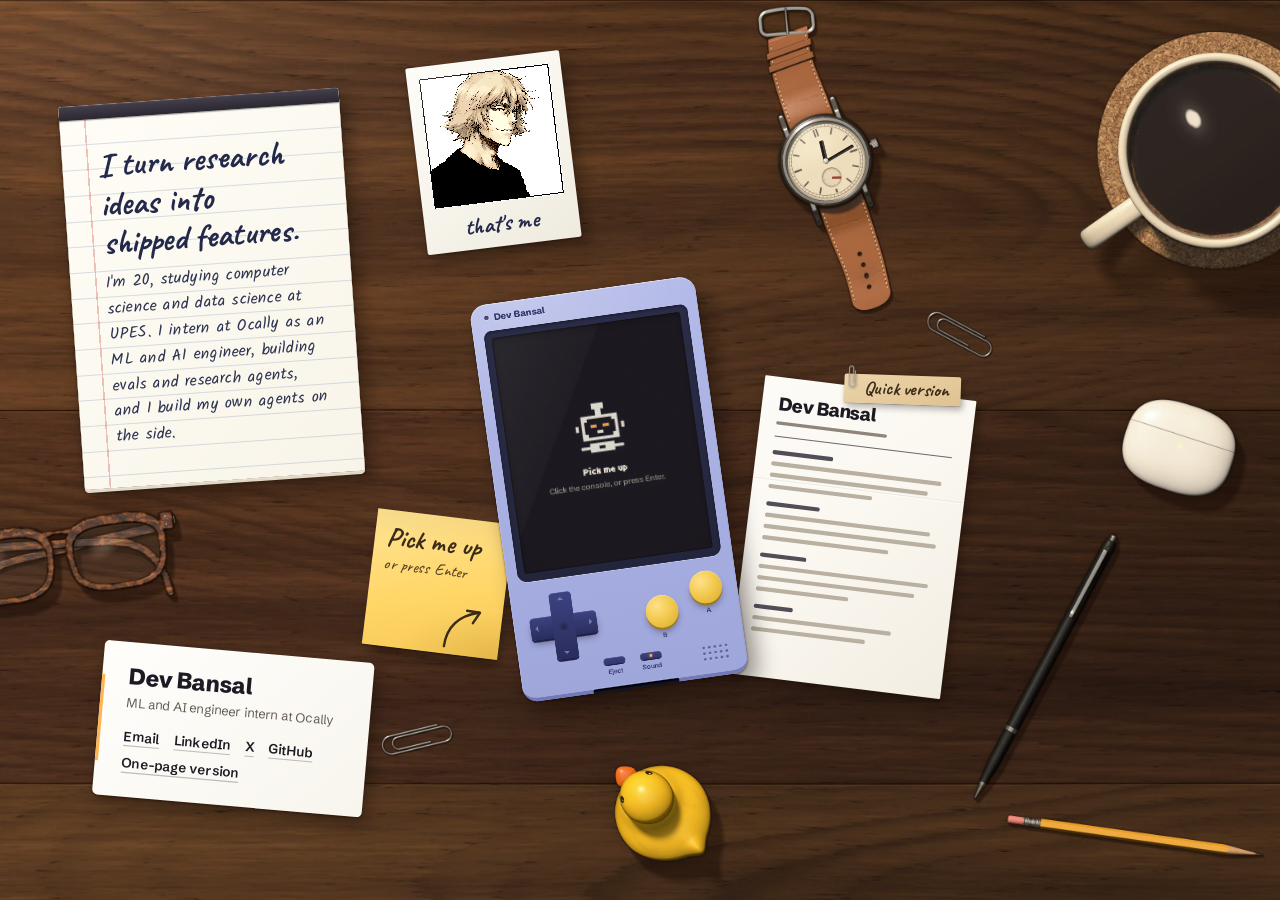
<file: index.html>
<!DOCTYPE html>
<html lang="en">
  <head>
    <meta charset="utf-8" />
    <meta name="viewport" content="width=device-width, initial-scale=1" />
    <title>Dev Bansal, ML and AI engineer</title>
    <meta
      name="description"
      content="Dev Bansal, 20, ML and AI engineer intern at Ocally. Projects, writing and links, played on a handheld console."
    />
    <meta name="theme-color" content="#342419" />
    <meta name="color-scheme" content="only light" />
    <meta name="darkreader-lock" />
    <link rel="canonical" href="https://sharpeye08.github.io/" />
    <meta property="og:type" content="website" />
    <meta property="og:site_name" content="Dev Bansal" />
    <meta property="og:title" content="Dev Bansal, ML and AI engineer" />
    <meta property="og:description" content="Pick up the console and play the cartridges: projects, writing and links. Or read the one-page version." />
    <meta property="og:url" content="https://sharpeye08.github.io/" />
    <meta property="og:image" content="https://sharpeye08.github.io/assets/og.jpg" />
    <meta property="og:image:width" content="1200" />
    <meta property="og:image:height" content="630" />
    <meta property="og:image:alt" content="A handheld console, a printed one-page resume and a coffee mug on a walnut desk." />
    <meta name="twitter:card" content="summary_large_image" />
    <meta name="twitter:site" content="@sharpeye_wnl" />
    <link rel="icon" href="assets/avatar-pixel.png" />
    <link rel="preconnect" href="https://fonts.googleapis.com" />
    <link rel="preconnect" href="https://fonts.gstatic.com" crossorigin />
    <link
      href="https://fonts.googleapis.com/css2?family=Pixelify+Sans:wght@400;600;700&family=Schibsted+Grotesk:wght@400;600;800&display=swap"
      rel="stylesheet"
    />
    <!-- Pixelify's capital B reads as G or 8, and its C and c as O and o: B comes from Tiny5, C and c from Jersey 25 -->
    <link href="https://fonts.googleapis.com/css2?family=Tiny5&text=B&display=swap" rel="stylesheet" />
    <link href="https://fonts.googleapis.com/css2?family=Jersey+25&text=Cc&display=swap" rel="stylesheet" />
    <link href="https://fonts.googleapis.com/css2?family=Caveat:wght@500;700&family=Kalam:wght@400&display=swap" rel="stylesheet" />
    <link rel="stylesheet" href="css/style.css" />
    <link rel="stylesheet" href="css/screen.css" />
    <link rel="stylesheet" href="css/scene.css" />
    <link rel="stylesheet" href="css/desk.css" />
  </head>
  <body>
    <noscript>
      <div class="noscript">
        <p>This portfolio runs on JavaScript. Without it, read the <a href="classic.html">one-page version</a>, find my work on <a href="https://github.com/sharpeye08">GitHub</a>, or email <a href="mailto:devb6646@gmail.com">devb6646@gmail.com</a>.</p>
      </div>
    </noscript>
    <div class="room">
      <header class="intro">
        <h1 id="headline">I turn research ideas into shipped features.</h1>
        <p id="intro">
          I'm 20, studying computer science and data science at UPES. I intern
          at Ocally as an ML and AI engineer, building evals and research
          agents, and I build my own agents on the side.
        </p>
      </header>

      <main class="stage" id="stage" aria-label="Cartridge shelf and console">
        <div class="unit" id="unit">
          <div class="console" id="console">
            <div class="brand">
              <span class="led" id="led" aria-hidden="true"></span>
              <span id="deviceName">Dev Bansal</span>
            </div>
            <div class="bezel">
              <div class="screen" id="screen">
                <div class="view" id="view"></div>
                <canvas class="noise" id="noise" hidden aria-hidden="true"></canvas>
              </div>
            </div>
            <div class="controls">
              <div class="dpad" role="group" aria-label="Direction pad">
                <span class="cross" aria-hidden="true"><i></i><i></i><b class="ar-up"></b><b class="ar-right"></b><b class="ar-down"></b><b class="ar-left"></b></span>
                <button type="button" class="dp up" data-act="up" aria-label="Up"></button>
                <button type="button" class="dp right" data-act="right" aria-label="Right"></button>
                <button type="button" class="dp down" data-act="down" aria-label="Down"></button>
                <button type="button" class="dp left" data-act="left" aria-label="Left"></button>
              </div>
              <div class="ab">
                <div class="key key-b"><button type="button" class="round b" data-act="b" aria-label="B button, back"></button><span aria-hidden="true">B</span></div>
                <div class="key key-a"><button type="button" class="round a" data-act="a" aria-label="A button, select"></button><span aria-hidden="true">A</span></div>
              </div>
              <div class="pills">
                <button type="button" class="pill" data-act="eject"><i></i><span>Eject</span></button>
                <button type="button" class="pill" data-act="sound" id="soundBtn" aria-pressed="true"><i class="pill-led"></i><span>Sound</span></button>
              </div>
              <div class="speaker" aria-hidden="true"></div>
            </div>
            <div class="slit" aria-hidden="true"></div>
          </div>
        </div>
      </main>

      <div class="scene" id="scene">
        <div class="desk" id="desk">
          <div class="pad">
            <h1 class="pad-title" id="padTitle">I turn research ideas into shipped features.</h1>
            <p class="pad-text" id="padText">I'm 20, studying computer science and data science at UPES. I intern at Ocally as an ML and AI engineer, building evals and research agents, and I build my own agents on the side.</p>
          </div>
          <figure class="polaroid" aria-hidden="true">
            <span class="polaroid-photo"><img src="assets/avatar-pixel.png" alt="" width="128" height="128" /></span>
            <figcaption>that's me</figcaption>
          </figure>
          <div class="prop" data-prop="pencil" aria-hidden="true"><img src="assets/props/pencil.webp" alt="" decoding="async" /></div>
          <div class="prop" data-prop="clip-a" aria-hidden="true"><img src="assets/props/clip-a.webp" alt="" decoding="async" /></div>
          <div class="prop" data-prop="clip-b" aria-hidden="true"><img src="assets/props/clip-b.webp" alt="" decoding="async" /></div>
          <button type="button" class="prop watch" data-prop="watch" aria-label="My watch: what time it is for me" aria-expanded="false" aria-controls="deskNote">
            <img src="assets/props/watch.webp" alt="" decoding="async" />
            <span class="hands" aria-hidden="true"><i class="hand-hour"></i><i class="hand-min"></i><b class="hand-cap"></b><span class="subdial"><i class="hand-sec"></i></span></span>
            <span class="hit" aria-hidden="true"></span>
          </button>
          <div class="prop" data-prop="glasses" aria-hidden="true"><img src="assets/props/glasses.webp" alt="" decoding="async" /></div>
          <div class="prop" data-prop="earbuds" aria-hidden="true"><img src="assets/props/earbuds.webp" alt="" decoding="async" /></div>
          <div class="prop" data-prop="duck" aria-hidden="true"><img src="assets/props/duck.webp" alt="" decoding="async" /></div>
          <div class="prop" data-prop="pen" aria-hidden="true"><img src="assets/props/pen.webp" alt="" decoding="async" /></div>
          <button type="button" class="prop mug" data-prop="mug" aria-label="My coffee" aria-expanded="false" aria-controls="deskNote">
            <img src="assets/props/mug.webp" alt="" decoding="async" />
            <span class="ripple" aria-hidden="true"></span>
            <span class="steam" aria-hidden="true"><i></i><i></i><i></i></span>
            <span class="hit" aria-hidden="true"></span>
          </button>
          <button type="button" class="pickup" id="pickup" aria-label="Pick up the console"></button>
          <a href="classic.html" class="paper" id="paper" aria-label="Read the one-page version">
            <span class="paper-sheet" aria-hidden="true">
              <b class="paper-name">Dev Bansal</b>
              <i class="p-role" style="width: 62%"></i>
              <i class="p-rule"></i>
              <i class="p-head" style="width: 34%"></i>
              <i style="width: 96%"></i>
              <i style="width: 89%"></i>
              <i style="width: 58%"></i>
              <i class="p-head" style="width: 30%"></i>
              <i style="width: 93%"></i>
              <i style="width: 97%"></i>
              <i style="width: 71%"></i>
              <i class="p-head" style="width: 26%"></i>
              <i style="width: 95%"></i>
              <i style="width: 88%"></i>
              <i style="width: 52%"></i>
              <i class="p-head" style="width: 22%"></i>
              <i style="width: 78%"></i>
              <i style="width: 64%"></i>
            </span>
            <span class="paper-tag" aria-hidden="true">
              <svg class="paper-clip" viewBox="0 0 16 46"><path d="M11 12v22a5 5 0 0 1-10 0V8a3.5 3.5 0 0 1 7 0v24" fill="none" stroke="currentColor" stroke-width="1.7" stroke-linecap="round" /></svg>
              Quick version
            </span>
          </a>
          <div class="sticky" id="sticky" aria-hidden="true">
            <span class="sticky-text"><span class="cap-fine">Pick me up<small>or press Enter</small></span><span class="cap-touch">Tap to pick up</span></span>
            <svg class="sticky-arrow" viewBox="0 0 64 34"><path d="M4 26C17 9 33 5 54 13" fill="none" stroke="currentColor" stroke-width="2.6" stroke-linecap="round" /><path d="M44 5l11 8.5-12 6" fill="none" stroke="currentColor" stroke-width="2.6" stroke-linecap="round" stroke-linejoin="round" /></svg>
          </div>
          <div class="card" id="card">
            <p class="card-name">Dev Bansal</p>
            <p class="card-role" id="cardRole">ML and AI engineer intern at Ocally</p>
            <nav class="card-links" id="cardLinks" aria-label="Elsewhere">
              <a href="mailto:devb6646@gmail.com">Email</a>
              <a href="https://www.linkedin.com/in/devbansal08/" target="_blank" rel="noopener">LinkedIn</a>
              <a href="https://x.com/sharpeye_wnl" target="_blank" rel="noopener">X</a>
              <a href="https://github.com/sharpeye08" target="_blank" rel="noopener">GitHub</a>
            </nav>
            <a class="card-plain" href="classic.html">One-page version</a>
          </div>
        </div>
      </div>
      <button type="button" class="putdown" id="putdown">Put it down</button>

      <footer class="foot">
        <p class="status" id="status">ML and AI engineer intern at Ocally.</p>
        <nav class="links" id="links" aria-label="Elsewhere">
          <a href="mailto:devb6646@gmail.com">Email</a>
          <a href="https://www.linkedin.com/in/devbansal08/" target="_blank" rel="noopener">LinkedIn</a>
          <a href="https://x.com/sharpeye_wnl" target="_blank" rel="noopener">X</a>
          <a href="https://github.com/sharpeye08" target="_blank" rel="noopener">GitHub</a>
        </nav>
        <a class="plain-link" href="classic.html">One-page version</a>
        <p class="keys" aria-hidden="true">Arrows or WASD move, X, Space or Enter is A, Z or Esc is B, 1 to 7 picks a cartridge. Drag a cartridge into the slot, or pull one down to eject it.</p>
      </footer>
    </div>

    <p class="sr-only" id="announce" aria-live="polite"></p>


    <script src="js/content.js"></script>
    <script src="js/icons.js"></script>
    <script src="js/game.js"></script>
    <script src="js/app.js"></script>
    <script src="js/scene.js"></script>
  </body>
</html>
</file>
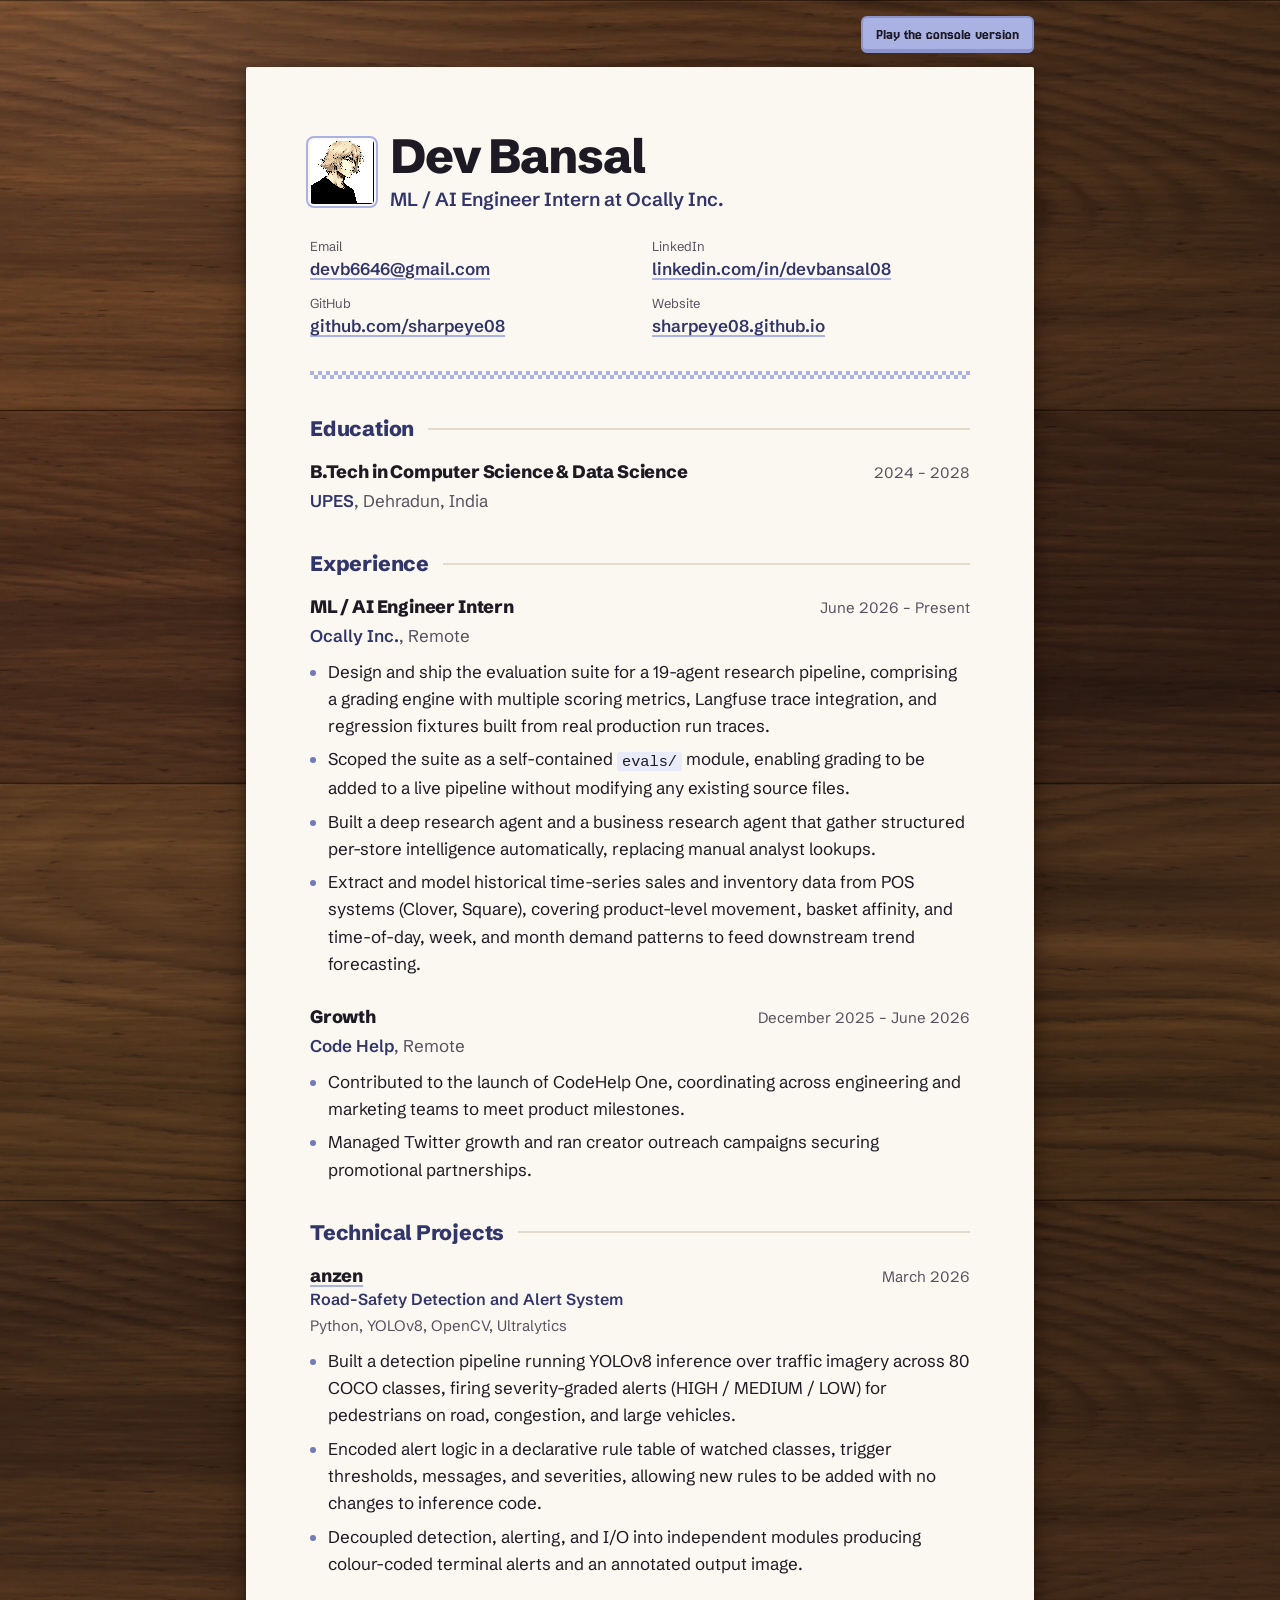
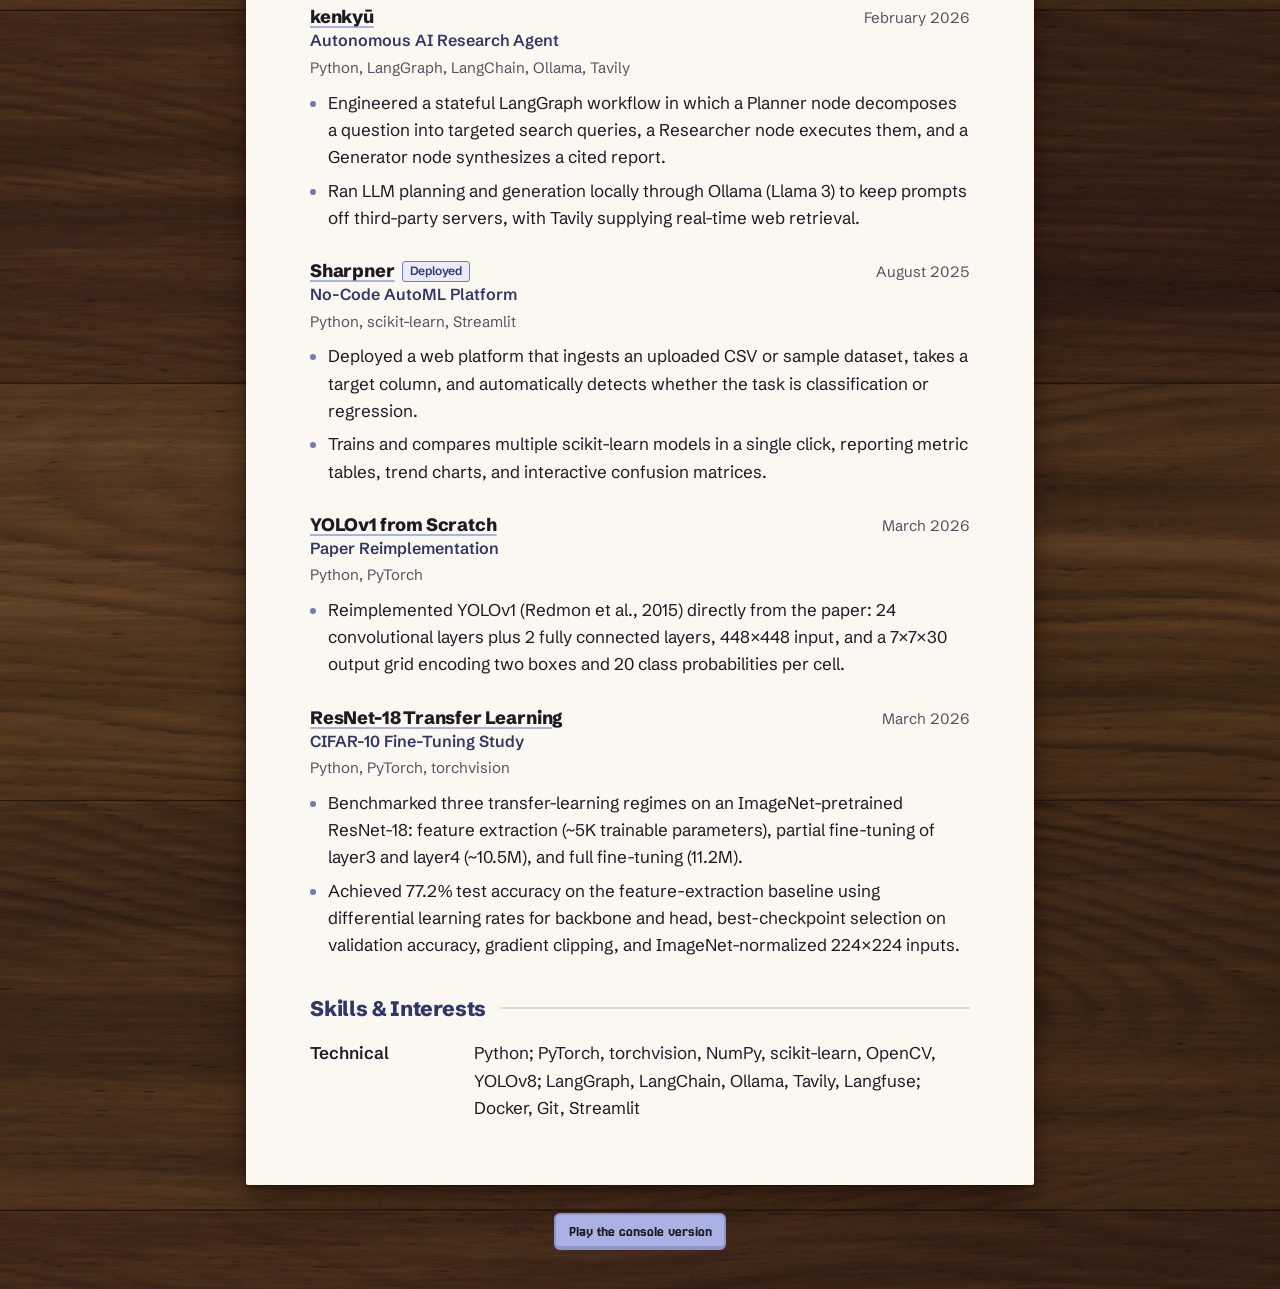
<file: classic.html>
<!DOCTYPE html>
<html lang="en">
  <head>
    <meta charset="utf-8" />
    <meta name="viewport" content="width=device-width, initial-scale=1" />
    <script>
      if (new URLSearchParams(location.search).get("embed") === "1") {
        document.documentElement.classList.add("embed");
      }
    </script>
    <title>Dev Bansal, ML and AI engineer</title>
    <meta
      name="description"
      content="Dev Bansal, ML and AI engineer intern at Ocally and B.Tech student in Computer Science and Data Science at UPES. Education, experience, projects and skills on one page."
    />
    <meta name="theme-color" content="#342419" />
    <link rel="canonical" href="https://sharpeye08.github.io/classic.html" />
    <meta property="og:type" content="profile" />
    <meta property="og:site_name" content="Dev Bansal" />
    <meta property="og:title" content="Dev Bansal, ML and AI engineer: one-page version" />
    <meta property="og:description" content="Education, experience, projects and skills on one page." />
    <meta property="og:url" content="https://sharpeye08.github.io/classic.html" />
    <meta property="og:image" content="https://sharpeye08.github.io/assets/og.jpg" />
    <meta property="og:image:width" content="1200" />
    <meta property="og:image:height" content="630" />
    <meta property="og:image:alt" content="A handheld console, a printed one-page resume and a coffee mug on a walnut desk." />
    <meta name="twitter:card" content="summary_large_image" />
    <meta name="twitter:site" content="@sharpeye_wnl" />
    <meta name="color-scheme" content="only light" />
    <meta name="darkreader-lock" />
    <link rel="icon" href="assets/avatar-pixel.png" />
    <link rel="preconnect" href="https://fonts.googleapis.com" />
    <link rel="preconnect" href="https://fonts.gstatic.com" crossorigin />
    <link
      href="https://fonts.googleapis.com/css2?family=Pixelify+Sans:wght@400&family=Schibsted+Grotesk:wght@400;600;800&display=swap"
      rel="stylesheet"
    />
    <!-- Pixelify's C and c read as O and o: those two letters come from Jersey 25 -->
    <link href="https://fonts.googleapis.com/css2?family=Jersey+25&text=Cc&display=swap" rel="stylesheet" />
    <link rel="stylesheet" href="css/classic.css" />
    <link rel="stylesheet" href="css/desk.css" />
  </head>
  <body>
    <nav class="topbar" aria-label="Site versions">
      <a class="console-link" href="index.html">Play the console version</a>
    </nav>

    <div class="sheet">
      <header class="masthead">
        <div class="id">
          <img
            class="avatar"
            src="assets/avatar-pixel.png"
            width="64"
            height="64"
            alt=""
          />
          <div>
            <h1>Dev Bansal</h1>
            <p class="role">ML / AI Engineer Intern at Ocally Inc.</p>
          </div>
        </div>

        <ul class="contact" aria-label="Contact">
          <li>
            <span class="contact-label">Email</span>
            <a href="mailto:devb6646@gmail.com">devb6646@gmail.com</a>
          </li>
          <li>
            <span class="contact-label">LinkedIn</span>
            <a href="https://www.linkedin.com/in/devbansal08/" target="_blank" rel="noopener">linkedin.com/in/devbansal08</a>
          </li>
          <li>
            <span class="contact-label">GitHub</span>
            <a href="https://github.com/sharpeye08" target="_blank" rel="noopener">github.com/sharpeye08</a>
          </li>
          <li>
            <span class="contact-label">Website</span>
            <a href="https://sharpeye08.github.io" target="_blank" rel="noopener">sharpeye08.github.io</a>
          </li>
        </ul>
      </header>

      <main>
        <section class="section" aria-labelledby="education">
          <h2 id="education">Education</h2>
          <article class="entry">
            <header class="entry-head">
              <h3>B.Tech in Computer Science &amp; Data Science</h3>
              <p class="when"><time datetime="2024">2024</time> – <time datetime="2028">2028</time></p>
            </header>
            <p class="org">UPES<span class="where">, Dehradun, India</span></p>
          </article>
        </section>

        <section class="section" aria-labelledby="experience">
          <h2 id="experience">Experience</h2>
          <div class="entries">
            <article class="entry">
              <header class="entry-head">
                <h3>ML / AI Engineer Intern</h3>
                <p class="when"><time datetime="2026-06">June 2026</time> – Present</p>
              </header>
              <p class="org">Ocally Inc.<span class="where">, Remote</span></p>
              <ul class="points">
                <li>Design and ship the evaluation suite for a 19-agent research pipeline, comprising a grading engine with multiple scoring metrics, Langfuse trace integration, and regression fixtures built from real production run traces.</li>
                <li>Scoped the suite as a self-contained <code>evals/</code> module, enabling grading to be added to a live pipeline without modifying any existing source files.</li>
                <li>Built a deep research agent and a business research agent that gather structured per-store intelligence automatically, replacing manual analyst lookups.</li>
                <li>Extract and model historical time-series sales and inventory data from POS systems (Clover, Square), covering product-level movement, basket affinity, and time-of-day, week, and month demand patterns to feed downstream trend forecasting.</li>
              </ul>
            </article>

            <article class="entry">
              <header class="entry-head">
                <h3>Growth</h3>
                <p class="when"><time datetime="2025-12">December 2025</time> – <time datetime="2026-06">June 2026</time></p>
              </header>
              <p class="org">Code Help<span class="where">, Remote</span></p>
              <ul class="points">
                <li>Contributed to the launch of CodeHelp One, coordinating across engineering and marketing teams to meet product milestones.</li>
                <li>Managed Twitter growth and ran creator outreach campaigns securing promotional partnerships.</li>
              </ul>
            </article>
          </div>
        </section>

        <section class="section" aria-labelledby="projects">
          <h2 id="projects">Technical Projects</h2>
          <div class="entries">
            <article class="entry">
              <header class="entry-head">
                <h3><a class="name" href="https://github.com/sharpeye08/anzen-" target="_blank" rel="noopener">anzen</a> <span class="sub">Road-Safety Detection and Alert System</span></h3>
                <p class="when"><time datetime="2026-03">March 2026</time></p>
              </header>
              <p class="stack"><span class="vh">Built with </span>Python, YOLOv8, OpenCV, Ultralytics</p>
              <ul class="points">
                <li>Built a detection pipeline running YOLOv8 inference over traffic imagery across 80 COCO classes, firing severity-graded alerts (HIGH / MEDIUM / LOW) for pedestrians on road, congestion, and large vehicles.</li>
                <li>Encoded alert logic in a declarative rule table of watched classes, trigger thresholds, messages, and severities, allowing new rules to be added with no changes to inference code.</li>
                <li>Decoupled detection, alerting, and I/O into independent modules producing colour-coded terminal alerts and an annotated output image.</li>
              </ul>
            </article>

            <article class="entry">
              <header class="entry-head">
                <h3><a class="name" href="https://github.com/sharpeye08/kenkyu" target="_blank" rel="noopener">kenkyū</a> <span class="sub">Autonomous AI Research Agent</span></h3>
                <p class="when"><time datetime="2026-02">February 2026</time></p>
              </header>
              <p class="stack"><span class="vh">Built with </span>Python, LangGraph, LangChain, Ollama, Tavily</p>
              <ul class="points">
                <li>Engineered a stateful LangGraph workflow in which a Planner node decomposes a question into targeted search queries, a Researcher node executes them, and a Generator node synthesizes a cited report.</li>
                <li>Ran LLM planning and generation locally through Ollama (Llama 3) to keep prompts off third-party servers, with Tavily supplying real-time web retrieval.</li>
              </ul>
            </article>

            <article class="entry">
              <header class="entry-head">
                <h3><a class="name" href="https://github.com/sharpeye08/Sharpner" target="_blank" rel="noopener">Sharpner</a> <a class="tag" href="https://sharpner.streamlit.app/" target="_blank" rel="noopener">Deployed</a> <span class="sub">No-Code AutoML Platform</span></h3>
                <p class="when"><time datetime="2025-08">August 2025</time></p>
              </header>
              <p class="stack"><span class="vh">Built with </span>Python, scikit-learn, Streamlit</p>
              <ul class="points">
                <li>Deployed a web platform that ingests an uploaded CSV or sample dataset, takes a target column, and automatically detects whether the task is classification or regression.</li>
                <li>Trains and compares multiple scikit-learn models in a single click, reporting metric tables, trend charts, and interactive confusion matrices.</li>
              </ul>
            </article>

            <article class="entry">
              <header class="entry-head">
                <h3><a class="name" href="https://github.com/sharpeye08/YOLOv1-Paper-Implementation-" target="_blank" rel="noopener">YOLOv1 from Scratch</a> <span class="sub">Paper Reimplementation</span></h3>
                <p class="when"><time datetime="2026-03">March 2026</time></p>
              </header>
              <p class="stack"><span class="vh">Built with </span>Python, PyTorch</p>
              <ul class="points">
                <li>Reimplemented YOLOv1 (Redmon et al., 2015) directly from the paper: 24 convolutional layers plus 2 fully connected layers, 448×448 input, and a 7×7×30 output grid encoding two boxes and 20 class probabilities per cell.</li>
              </ul>
            </article>

            <article class="entry">
              <header class="entry-head">
                <h3><a class="name" href="https://github.com/sharpeye08/ResNet18-transfer-learning-on-CIFAR-10" target="_blank" rel="noopener">ResNet-18 Transfer Learning</a> <span class="sub">CIFAR-10 Fine-Tuning Study</span></h3>
                <p class="when"><time datetime="2026-03">March 2026</time></p>
              </header>
              <p class="stack"><span class="vh">Built with </span>Python, PyTorch, torchvision</p>
              <ul class="points">
                <li>Benchmarked three transfer-learning regimes on an ImageNet-pretrained ResNet-18: feature extraction (~5K trainable parameters), partial fine-tuning of layer3 and layer4 (~10.5M), and full fine-tuning (11.2M).</li>
                <li>Achieved 77.2% test accuracy on the feature-extraction baseline using differential learning rates for backbone and head, best-checkpoint selection on validation accuracy, gradient clipping, and ImageNet-normalized 224×224 inputs.</li>
              </ul>
            </article>
          </div>
        </section>

        <section class="section" aria-labelledby="skills">
          <h2 id="skills">Skills &amp; Interests</h2>
          <dl class="pairs">
            <div>
              <dt>Technical</dt>
              <dd>Python; PyTorch, torchvision, NumPy, scikit-learn, OpenCV, YOLOv8; LangGraph, LangChain, Ollama, Tavily, Langfuse; Docker, Git, Streamlit</dd>
            </div>
          </dl>
        </section>
      </main>
    </div>

    <footer class="foot">
      <a class="console-link" href="index.html">Play the console version</a>
    </footer>
  </body>
</html>
</file>
<file: css/style.css>
/* ------------------------------------------------------------------
   Tokens
   The console rests on a lamp-lit walnut desk (drawn in css/desk.css + assets/desk.webp).
   The console is the one loud object; everything around it stays quiet.
------------------------------------------------------------------- */
:root {
  --wood: #342419; /* average colour of the tile, also the fallback */
  --text: #f4ead8; /* 10:1 on the lightest plank */
  --muted: #cdbda3; /* keeps 4.5:1 over the lamp-lit grain */

  --shell: #aab1e3;
  --shell-hi: #c4c9f0;
  --shell-lo: #8d94cc;
  --shell-edge: #737ab6;
  --shell-top: #b5bbe8; /* body gradient: nearly flat, like moulded plastic */
  --shell-bot: #9fa6da;
  --hole: #5c629f; /* speaker holes */
  --ctrl: #31356a;
  --ctrl-hi: #3d4282;
  --ctrl-lo: #292d5c;
  --ctrl-deep: #1e2148; /* the solid side under every control */
  --btn: #f2c94c;
  --btn-hi: #ffe08a;
  --btn-lo: #d6a92f;
  --btn-deep: #9e7a16;
  --bezel: #23253d;

  --cart: #2d2836;
  --cart-hi: #3e3749;
  --cart-lo: #24202b;
  --cart-light: rgba(236, 230, 250, 0.16); /* edge highlights on the shell */
  /* contact shadows cast on the desk: warm dark brown, so objects read as resting on a wooden table */
  --cast: rgba(26, 11, 3, 0.82);
  --cast-deep: rgba(22, 9, 2, 0.8);
  --cast-soft: rgba(22, 9, 2, 0.55);
  --socket: rgba(26, 11, 3, 0.3);

  --ink: #1d1a24;
  --led-off: #4b4f78;
  --led-on: #ffb454; /* warm amber: no green lights anywhere */

  --sans: "Schibsted Grotesk", ui-sans-serif, system-ui, sans-serif;
  /* Tiny5 is loaded for the letter B only, Jersey 25 for C and c. Pixel text also
     sets font-variant-ligatures: none, as Pixelify's "fi" reads as "A" */
  --pixel: "Tiny5", "Jersey 25", "Pixelify Sans", ui-monospace, monospace;

  /* sizes: console width drives everything (the console is 0.566 as wide as tall) */
  --w: clamp(290px, min(30vw, calc((100svh - 236px) * 0.566)), 520px);
  --cw: calc(var(--w) * 0.35); /* the reference's cartridge-to-console ratio */
  --ch: calc(var(--cw) * 0.84);
  --gap: calc(var(--w) * 0.17);
  --drop-visible: 0.55; /* share of the inserted cartridge that sticks out */
  --drop: calc(var(--ch) * var(--drop-visible) + 8px); /* room under the console for it */
  --con-h: calc(var(--w) * 1.7665); /* the console's height: 176.65cqw, see .console */
}

* {
  box-sizing: border-box;
}

html,
body {
  margin: 0;
}

body {
  min-height: 100svh;
  color: var(--text);
  font-family: var(--sans);
  font-size: 17px;
  line-height: 1.5;
  /* pixel wood, shown at 4x; a warm vignette keeps the eye on the console */
  background:
    radial-gradient(120% 90% at 55% 45%, transparent 45%, rgba(16, 8, 4, 0.55) 100%) fixed,
    var(--wood);
  image-rendering: pixelated;
  -webkit-font-smoothing: antialiased;
}

a {
  color: inherit;
}

button {
  font: inherit;
  color: inherit;
}

:focus-visible {
  outline: 3px solid var(--led-on);
  outline-offset: 3px;
}

/* on the light shell an amber ring is too faint; ink reads at ~8:1 */
.console :focus-visible {
  outline-color: var(--ink);
}

/* touch: a quick vertical swipe over the shelf scrolls the page; resting a
   finger on a cartridge for a moment (app.js HOLD_MS) lifts it, and from
   then on the finger drags it. Taps and sideways drags work at once */
@media (pointer: coarse) {
  .stage .cart {
    touch-action: pan-y;
  }
}

.sr-only {
  position: absolute;
  top: 0;
  left: 0;
  width: 1px;
  height: 1px;
  margin: 0;
  padding: 0;
  overflow: hidden;
  clip: rect(0 0 0 0);
  white-space: nowrap;
}

/* ------------------------------------------------------------------
   Room layout
------------------------------------------------------------------- */
/* the intro and the console group are one composition, centred on the desk:
   the outer 1fr columns share what is left, the intro column is as wide as
   its text, and the group column as wide as the shelf and the console */
.room {
  min-height: 100svh;
  display: grid;
  grid-template-columns: 1fr minmax(260px, auto) calc(var(--w) * 0.2) auto 1fr;
  grid-template-rows: 1fr auto;
  grid-template-areas:
    ". intro . stage ."
    ". foot  foot foot .";
  padding: 44px 48px 28px;
}

/* level with the console: the bottom padding matches the stage's, so the
   intro centres on the console, not on the cartridge sticking out under it */
.intro {
  grid-area: intro;
  align-self: center;
  padding-bottom: var(--drop);
}

.intro h1 {
  margin: 0 0 14px;
  font-size: clamp(30px, calc(var(--w) * 0.085), 40px);
  line-height: 1.1;
  font-weight: 800;
  letter-spacing: -0.02em;
  text-wrap: balance;
  max-width: 17ch;
}

.intro p {
  margin: 0;
  font-size: clamp(17px, calc(var(--w) * 0.04), 19px);
  color: var(--muted);
  max-width: 36ch;
  text-wrap: pretty;
}

/* the footer lines up with the composition above it; inline-size
   containment keeps its one long line from widening the intro column */
.foot {
  grid-area: foot;
  contain: inline-size;
  display: flex;
  flex-wrap: wrap;
  align-items: baseline;
  gap: 8px 28px;
  padding-top: 18px;
}

.status {
  margin: 0;
  font-weight: 600;
  color: #f4e3b5;
  display: inline-flex;
  align-items: center;
  gap: 10px;
}

.links {
  display: flex;
  gap: 20px;
  margin-left: auto;
}

.links a {
  color: var(--muted);
  text-decoration: none;
  font-weight: 600;
}

.links a:hover {
  color: var(--text);
  text-decoration: underline;
  text-underline-offset: 4px;
}

.keys {
  flex-basis: 100%;
  margin: 0;
  color: var(--muted);
  font-size: 13px;
}

/* keyboard help means nothing on a touch screen */
@media (hover: none) and (pointer: coarse) {
  .keys {
    display: none;
  }
}

/* ------------------------------------------------------------------
   Stage: shelf sockets on both sides of the console
------------------------------------------------------------------- */
/* the first row takes whatever height the console has over the shelf, so the
   shelf lines up with the console's bottom; the group is centred both ways
   (scene.css places the Put it down button from the same numbers) */
.stage {
  grid-area: stage;
  display: grid;
  grid-template-columns: var(--cw) var(--w) var(--cw);
  grid-template-rows: auto repeat(var(--rows, 3), var(--ch));
  column-gap: var(--gap);
  row-gap: calc(var(--ch) * 0.18);
  justify-content: center;
  align-content: center;
  padding-bottom: var(--drop);
}

/* .unit is the size container for the console, so cqw inside = % of console width */
.unit {
  container-type: inline-size;
  grid-column: 2;
  grid-row: 1 / -1;
  align-self: end;
  width: var(--w);
  position: relative;
  z-index: 10; /* cartridges under the console (z 5) disappear behind it */
}

/* an empty socket: a shallow dent in the mat, the cartridge's own shape */
.slot {
  grid-column: var(--col);
  grid-row: var(--row);
  width: var(--cw);
  height: var(--ch);
  border-radius: calc(var(--cw) * 0.055) calc(var(--cw) * 0.055) calc(var(--cw) * 0.082) calc(var(--cw) * 0.082);
  background: var(--socket);
  box-shadow:
    inset 0 2px 7px var(--cast-soft),
    0 1px 0 rgba(255, 228, 205, 0.06);
}

/* ------------------------------------------------------------------
   Cartridge
   .cart is a stacking context (container + will-change), so the shell is
   painted by ::after and the soft cast shadow by ::before, both at z -1:
   shadow, then shell, then ridges and label on top.
------------------------------------------------------------------- */
.cart {
  container-type: inline-size;
  position: relative;
  display: block;
  width: var(--cw);
  height: var(--ch);
  padding: 0;
  border: 0;
  border-radius: calc(var(--cw) * 0.041) calc(var(--cw) * 0.041) calc(var(--cw) * 0.075) calc(var(--cw) * 0.075);
  background: none;
  cursor: grab;
  touch-action: none;
  transform-origin: 50% 35%;
  will-change: transform;
  user-select: none;
  -webkit-user-select: none;
  -webkit-touch-callout: none;
  -webkit-tap-highlight-color: transparent;
}

.cart::before,
.cart::after {
  content: "";
  position: absolute;
  z-index: -1;
  pointer-events: none;
}

/* soft shadow on the mat; it drops away and darkens when the cartridge is lifted */
.cart::before {
  left: 6%;
  right: 6%;
  top: 10%;
  bottom: -2%;
  border-radius: calc(var(--cw) * 0.08);
  background: var(--cast);
  filter: blur(calc(var(--cw) * 0.048));
  opacity: 0.6;
  transform: translateY(calc(var(--cw) * 0.028));
  transition:
    opacity 220ms ease,
    transform 260ms cubic-bezier(0.2, 0.9, 0.3, 1);
}

.cart.is-lifted::before {
  opacity: 0.85;
  transform: translateY(calc(var(--cw) * 0.137)) scale(1.02);
}

/* the moulded shell */
.cart::after {
  inset: 0;
  border-radius: inherit;
  background: linear-gradient(180deg, var(--cart-hi) 0%, var(--cart) 55%, var(--cart-lo) 100%);
  box-shadow:
    inset 0 1px 0 var(--cart-light),
    inset 1px 0 0 rgba(236, 230, 250, 0.05),
    inset 0 -2px 0 rgba(0, 0, 0, 0.3);
}

.cart.is-selected {
  outline: 3px solid var(--led-on);
  outline-offset: 3px;
}

.cart.is-lifted {
  cursor: grabbing;
}

/* grip ridges near the connector edge: 3px pitch at every size */
.cart .ridges {
  position: absolute;
  top: 5.5cqw;
  left: 12.3cqw;
  right: 12.3cqw;
  height: 7.5cqw;
  border-radius: 2px;
  background: repeating-linear-gradient(
    180deg,
    rgba(0, 0, 0, 0.5) 0 1px,
    rgba(236, 230, 250, 0.1) 1px 2px,
    transparent 2px 3px
  );
}

.cart .label {
  position: absolute;
  inset: 17.8cqw 6.2cqw 6.2cqw;
  display: grid;
  grid-template-rows: 1fr auto;
  overflow: hidden;
  border-radius: 2cqw 2cqw 3.4cqw 3.4cqw;
  background: var(--label);
  color: var(--ink);
  box-shadow:
    inset 0 0 0 1px rgba(29, 26, 36, 0.18),
    0 1px 0 rgba(236, 230, 250, 0.08);
}

/* label art centred above the name; the name sits bottom left */
.cart .art {
  display: grid;
  place-items: center;
  min-height: 0;
  overflow: hidden;
  transition: opacity 140ms ease;
}

/* seated in the slot only the bottom of the label shows: hide the art so no sliver peeks out */
.cart.seated .art {
  opacity: 0;
}

.cart .art svg {
  width: 30cqw;
  height: 30cqw;
  image-rendering: pixelated;
}

.cart .art img {
  width: 100%;
  height: 100%;
  object-fit: cover;
  object-position: 50% 40%;
  image-rendering: pixelated;
}

.cart .name {
  display: flex;
  align-items: flex-end;
  min-height: 24.7cqw;
  padding: 0 6.2cqw 5.5cqw;
  font-size: 9.6cqw;
  line-height: 1.05;
  font-weight: 600;
  letter-spacing: -0.005em;
  text-align: left;
}

/* ------------------------------------------------------------------
   Console
   Proportions follow the reference: lip 12, bezel 111.85, controls 51,
   edge 1.8 (all cqw), so the body is 176.65cqw tall.
------------------------------------------------------------------- */
.console {
  position: relative;
  z-index: 1;
  width: var(--w);
  padding: 0 4.8cqw;
  border-radius: 7.1cqw 7.1cqw 6.7cqw 6.7cqw;
  /* a solid bottom edge, with the slot cut through it */
  border-bottom: var(--edge) solid var(--shell-edge);
  background:
    radial-gradient(130% 55% at 18% 0%, rgba(255, 255, 255, 0.2), transparent 60%),
    linear-gradient(180deg, var(--shell-top) 0%, var(--shell) 42%, var(--shell-bot) 100%);
  box-shadow:
    inset 0 1.5px 0 rgba(255, 255, 255, 0.5),
    inset 1.5px 0 0 rgba(255, 255, 255, 0.12),
    inset -1.5px 0 0 rgba(0, 0, 0, 0.06),
    0 10.5cqw 16.5cqw -6.2cqw var(--cast-deep),
    0 3.8cqw 7cqw -2.9cqw var(--cast-soft);
  will-change: transform;
  user-select: none;
  -webkit-user-select: none;
  --edge: 1.8cqw;
}

/* the lip: power LED and the owner's name */
.brand {
  display: flex;
  align-items: center;
  gap: 2.4cqw;
  height: 12cqw;
  padding-left: 1.4cqw;
  color: var(--ctrl);
  font-weight: 800;
  font-size: 4.05cqw;
  line-height: 1;
  letter-spacing: -0.005em;
  text-shadow: 0 1px 0 rgba(255, 255, 255, 0.3);
}

.led {
  flex: none;
  width: 1.9cqw;
  height: 1.9cqw;
  border-radius: 50%;
  background: var(--led-off);
  box-shadow:
    inset 0 1px 2px rgba(0, 0, 0, 0.5),
    0 1px 0 rgba(255, 255, 255, 0.35);
  transition:
    background-color 240ms ease,
    box-shadow 240ms ease;
}

.led.on {
  background: var(--led-on);
  box-shadow:
    0 0 0 1px rgba(29, 26, 36, 0.25),
    0 0 2.4cqw 0.25cqw rgba(255, 180, 84, 0.85);
}

.bezel {
  padding: 3.3cqw 3.3cqw 3.8cqw;
  border-radius: 3.3cqw 3.3cqw 4.3cqw 4.3cqw;
  background: linear-gradient(180deg, #2b2d48, var(--bezel));
  box-shadow:
    inset 0 2px 4px rgba(0, 0, 0, 0.45),
    inset 0 -1px 0 rgba(255, 255, 255, 0.06),
    0 1px 0 rgba(255, 255, 255, 0.4);
}

.screen {
  container-type: size;
  position: relative;
  aspect-ratio: 0.8;
  border-radius: 1.2cqw;
  overflow: hidden;
  background: #1c1a20;
  font-family: var(--pixel);
  color: var(--ink);
}

/* glass over whatever is on screen: a diagonal glare, LCD scanlines,
   a soft vignette and the recessed edge */
.screen::after {
  content: "";
  position: absolute;
  inset: 0;
  z-index: 3;
  pointer-events: none;
  border-radius: inherit;
  background:
    linear-gradient(118deg, rgba(255, 255, 255, 0.07) 0%, rgba(255, 255, 255, 0.025) 34%, transparent 34.2%),
    repeating-linear-gradient(180deg, rgba(0, 0, 0, 0.05) 0 1px, transparent 1px 3px),
    radial-gradient(120% 100% at 50% 40%, transparent 60%, rgba(0, 0, 0, 0.16));
  box-shadow:
    inset 0 0 0 1px rgba(0, 0, 0, 0.35),
    inset 0 3px 10px rgba(0, 0, 0, 0.28);
}

.noise {
  position: absolute;
  inset: 0;
  width: 100%;
  height: 100%;
  image-rendering: pixelated;
  z-index: 2;
}

.view {
  position: absolute;
  inset: 0;
}

.controls {
  position: relative;
  height: 51cqw;
}

/* zero specificity, so every control's own rule wins */
:where(.controls button) {
  appearance: none;
  margin: 0;
  padding: 0;
  border: 0;
  background: none;
  cursor: pointer;
  touch-action: manipulation;
  -webkit-tap-highlight-color: transparent;
}

/* held down in a game: a thumb that drifts must not start a page scroll,
   which cancels the press and lets go of the button */
.dpad .dp,
.ab .round {
  touch-action: none;
}

/* D-pad: one moulded cross that tilts toward the pressed arm;
   the four buttons on top are invisible hit areas */
.dpad {
  --arm: 10cqw;
  position: absolute;
  left: 2.35cqw;
  top: 6.2cqw;
  width: 29.5cqw;
  height: 29.5cqw;
}

.cross {
  position: absolute;
  inset: 0;
  pointer-events: none;
  transform: perspective(62cqw);
  transition: transform 160ms cubic-bezier(0.3, 1.7, 0.5, 1);
}

.cross i {
  position: absolute;
  border-radius: 1.65cqw;
  background: linear-gradient(180deg, var(--ctrl-hi), var(--ctrl) 60%, var(--ctrl-lo));
  box-shadow:
    0 0.95cqw 0 var(--ctrl-deep),
    0 2.1cqw 3.3cqw -0.95cqw rgba(0, 0, 0, 0.45),
    inset 0 1px 0 rgba(255, 255, 255, 0.14);
}

.cross i:first-child {
  left: 0;
  right: 0;
  top: calc(50% - var(--arm) / 2);
  height: var(--arm);
}

.cross i:nth-child(2) {
  top: 0;
  bottom: 0;
  left: calc(50% - var(--arm) / 2);
  width: var(--arm);
  box-shadow:
    0 0.95cqw 0 var(--ctrl-deep),
    inset 0 1px 0 rgba(255, 255, 255, 0.14);
}

/* a soft dimple in the middle */
.cross::after {
  content: "";
  position: absolute;
  left: calc(50% - 2.15cqw);
  top: calc(50% - 2.15cqw);
  width: 4.3cqw;
  height: 4.3cqw;
  border-radius: 50%;
  background: radial-gradient(circle at 50% 60%, rgba(0, 0, 0, 0.32), transparent 70%);
}

.cross b {
  position: absolute;
  width: 0;
  height: 0;
  border: 1.43cqw solid transparent;
}

.cross .ar-up,
.cross .ar-down {
  left: calc(50% - 1.43cqw);
}

.cross .ar-left,
.cross .ar-right {
  top: calc(50% - 1.43cqw);
}

.cross .ar-up {
  top: 2.15cqw;
  border-top-width: 0;
  border-bottom-color: rgba(196, 201, 240, 0.45);
}

.cross .ar-down {
  bottom: 2.15cqw;
  border-bottom-width: 0;
  border-top-color: rgba(196, 201, 240, 0.45);
}

.cross .ar-left {
  left: 2.15cqw;
  border-left-width: 0;
  border-right-color: rgba(196, 201, 240, 0.45);
}

.cross .ar-right {
  right: 2.15cqw;
  border-right-width: 0;
  border-left-color: rgba(196, 201, 240, 0.45);
}

/* press: the held arm sinks, fast in, springy out */
.dpad:has(.dp.pressed, .dp:active) .cross {
  transition-duration: 50ms;
  transition-timing-function: ease-out;
}

.dpad:has(.up.pressed, .up:active) .cross {
  transform: perspective(62cqw) rotateX(11deg) translateY(1px);
}

.dpad:has(.down.pressed, .down:active) .cross {
  transform: perspective(62cqw) rotateX(-11deg) translateY(1px);
}

.dpad:has(.left.pressed, .left:active) .cross {
  transform: perspective(62cqw) rotateY(-11deg) translateY(1px);
}

.dpad:has(.right.pressed, .right:active) .cross {
  transform: perspective(62cqw) rotateY(11deg) translateY(1px);
}

.dp {
  position: absolute;
  border-radius: 1.4cqw;
}

.dp:focus-visible {
  outline-offset: 1px;
}

.dp.up,
.dp.down {
  left: calc(50% - var(--arm) / 2);
  width: var(--arm);
  height: calc((100% - var(--arm)) / 2 + 1cqw);
}

.dp.left,
.dp.right {
  top: calc(50% - var(--arm) / 2);
  width: calc((100% - var(--arm)) / 2 + 1cqw);
  height: var(--arm);
}

.dp.up {
  top: 0;
}

.dp.down {
  bottom: 0;
}

.dp.left {
  left: 0;
}

.dp.right {
  right: 0;
}

/* A / B: the letters sit on the shell, not on the keys */
.ab {
  position: absolute;
  right: 1.87cqw;
  top: 5.7cqw;
  width: 34.8cqw;
  height: 26.7cqw;
}

.key {
  position: absolute;
  width: 14.3cqw;
}

.key-a {
  right: 0;
  top: 0;
}

.key-b {
  left: 0;
  top: 8.1cqw;
}

.round {
  display: block;
  width: 14.3cqw;
  height: 14.3cqw;
  border-radius: 50%;
  background: radial-gradient(circle at 36% 30%, var(--btn-hi) 0%, var(--btn) 48%, var(--btn-lo) 100%);
  box-shadow:
    0 0.95cqw 0 var(--btn-deep),
    0 2.4cqw 3.3cqw -0.95cqw rgba(0, 0, 0, 0.42),
    inset 0 1px 0 rgba(255, 255, 255, 0.45);
  transition:
    translate 150ms cubic-bezier(0.3, 1.8, 0.5, 1),
    box-shadow 150ms ease;
}

.round:active,
.round.pressed {
  translate: 0 0.7cqw;
  box-shadow:
    0 0.25cqw 0 var(--btn-deep),
    0 0.7cqw 1.4cqw -0.5cqw rgba(0, 0, 0, 0.4),
    inset 0 2px 4px rgba(0, 0, 0, 0.18);
  transition-duration: 40ms;
}

.key span,
.pill span {
  display: block;
  text-align: center;
  font-size: 2.86cqw;
  line-height: 1;
  font-weight: 600;
  color: var(--ctrl);
  pointer-events: none;
}

.key span {
  margin-top: 2.1cqw;
}

/* Eject / Sound */
.pills {
  position: absolute;
  left: 50%;
  bottom: 5.2cqw;
  translate: -50% 0;
  display: flex;
  gap: 3.3cqw;
}

.pill {
  display: grid;
  justify-items: center;
  width: 12.9cqw;
}

.pill i {
  position: relative;
  display: block;
  width: 9.5cqw;
  height: 2.86cqw;
  margin: 1.9cqw 0 2.1cqw;
  border-radius: 1.43cqw;
  background: linear-gradient(180deg, var(--ctrl-hi), var(--ctrl));
  box-shadow:
    0 0.5cqw 0 var(--ctrl-deep),
    inset 0 1px 0 rgba(255, 255, 255, 0.14);
  transition:
    translate 140ms cubic-bezier(0.3, 1.8, 0.5, 1),
    box-shadow 140ms ease;
}

.pill:active i,
.pill.pressed i {
  translate: 0 0.5cqw;
  box-shadow:
    0 0 0 var(--ctrl-deep),
    inset 0 1px 0 rgba(255, 255, 255, 0.14);
  transition-duration: 40ms;
}

/* the Sound LED, a dot in the middle of its key */
.pill-led::after {
  content: "";
  position: absolute;
  top: calc(50% - 0.6cqw);
  left: calc(50% - 0.6cqw);
  width: 1.2cqw;
  height: 1.2cqw;
  border-radius: 50%;
  background: var(--led-off);
  transition:
    background-color 160ms ease,
    box-shadow 160ms ease;
}

.pill[aria-pressed="true"] .pill-led::after {
  background: var(--led-on);
  box-shadow: 0 0 1.4cqw rgba(255, 180, 84, 0.8);
}

/* speaker: a 5 by 3 grid of holes, each with a lit lower lip */
.controls .speaker {
  position: absolute;
  right: 2.35cqw;
  bottom: 5.2cqw;
  width: 12.4cqw;
  height: 7.6cqw;
  background-image:
    radial-gradient(circle at 50% 50%, var(--hole) 0 0.55cqw, transparent 0.67cqw),
    radial-gradient(circle at 50% 62%, rgba(255, 255, 255, 0.32) 0 0.55cqw, transparent 0.67cqw);
  background-size: 2.48cqw 2.52cqw;
}

/* the slot, cut through the bottom edge: the cartridge goes up into it */
.slit {
  position: absolute;
  left: 50%;
  bottom: calc(var(--edge) * -1);
  width: calc(var(--cw) + 12px);
  height: var(--edge);
  translate: -50% 0;
  border-radius: 3px 3px 0 0;
  background: linear-gradient(180deg, #050509, #16172c);
  box-shadow:
    inset 0 2px 2px rgba(0, 0, 0, 0.9),
    0 -1px 0 rgba(40, 44, 90, 0.55),
    0 -2px 0 rgba(255, 255, 255, 0.16);
  transition: box-shadow 200ms ease;
}

/* a cartridge held over the console lights the slot */
.unit.is-ready .slit {
  box-shadow:
    inset 0 2px 3px rgba(0, 0, 0, 0.8),
    0 0 0 2px var(--led-on),
    0 0 22px 2px rgba(255, 180, 84, 0.55);
}

/* ------------------------------------------------------------------
   Responsive
------------------------------------------------------------------- */
@media (max-width: 1100px) {
  .room {
    grid-template-columns: 1fr;
    grid-template-rows: auto 1fr auto;
    grid-template-areas:
      "intro"
      "stage"
      "foot";
    row-gap: 28px;
    padding: 32px 24px 24px;
  }

  .intro {
    justify-self: center;
    padding-bottom: 0;
    text-align: center;
  }

  .intro h1,
  .intro p {
    max-width: 30ch;
    margin-inline: auto;
  }

  .intro h1 {
    max-width: 18ch;
    font-size: 30px;
  }

  .intro p {
    font-size: inherit;
  }

  :root {
    --w: clamp(280px, min(40vw, calc((100svh - 300px) * 0.566)), 380px);
  }
}

@media (max-width: 720px) {
  :root {
    --w: min(300px, calc(100vw - 64px));
    --cw: calc((min(100vw - 32px, 420px) - 2 * 12px) / 3);
    --gap: 12px;
  }

  body {
    font-size: 16px;
    background-attachment: scroll;
  }

  /* phones: headline, console, shelf, then the intro paragraph */
  .room {
    display: flex;
    flex-direction: column;
    gap: 22px;
    padding: 24px 16px 20px;
  }

  .intro {
    display: contents;
  }

  .intro h1 {
    order: 1;
    margin: 0 auto;
    font-size: 26px;
    text-align: center;
  }

  .stage {
    order: 2;
  }

  .intro p {
    order: 3;
    text-align: center;
  }

  .foot {
    order: 4;
  }

  .stage {
    grid-template-columns: repeat(3, var(--cw));
    grid-template-rows: auto;
    row-gap: 14px;
    padding-bottom: 0;
  }

  .unit {
    grid-column: 1 / -1;
    grid-row: 1;
    justify-self: center;
    margin-bottom: calc(var(--ch) * var(--drop-visible) + 22px);
  }

  .slot {
    grid-column: auto;
    grid-row: auto;
  }

  .foot {
    justify-content: center;
    text-align: center;
  }

  .links {
    margin-left: 0;
  }

  .keys {
    display: none;
  }
}

@media (prefers-reduced-motion: reduce) {
  *,
  *::before,
  *::after {
    animation: none !important;
    transition: none !important;
  }
}

.noscript {
  position: relative;
  z-index: 70;
  padding: 16px;
  color: var(--text);
  background: var(--room-ink, #1a110c);
  text-align: center;
}

.noscript a {
  color: inherit;
}
</file>
<file: css/screen.css>
/* ------------------------------------------------------------------
   Screen views. The screen is a size container: 100cqw = its width.
   Proportions follow the reference cartridge screen, which draws at
   (base px x fs) with fs = 0.92 on a ~290px screen, so one reference
   px is --k = 0.317cqw here. --u is its pixel unit (width / 92), used
   for borders, bars and the stepped pixel triangles.
------------------------------------------------------------------- */
.scr {
  --k: 0.317cqw;
  --u: calc(100cqw / 92);
  --pad: 5.5cqw; /* screen margin (reference P = w x 0.055) */
  --paper: #f9f3e8;
  /* screen-off: warm charcoal glass, warm text (no greens anywhere) */
  --off-bg: #1c1a20;
  --off-ink: #efe6d8;
  --off-muted: #a99f95;
  /* Type: the pixel face is kept for titles (h2), the printed key hints and
     the speaker tag. Anything with running text, dates or numbers is set in
     the sans, which stays legible at small sizes where bold pixel glyphs blur
     (2 reads as 8, B as G). Floors keep phones at 12px and up. */
  --t-key: max(11px, calc(12 * var(--k))); /* the letter on a printed key (B must not read as 8) */
  --t-hint: max(11px, calc(12.5 * var(--k))); /* [A] more, in the pixel face */
  --t-xs: max(12px, calc(12 * var(--k))); /* counts, tags, handles */
  --t-s: max(12px, calc(13 * var(--k))); /* kickers, meta lines */
  --t-m: max(13px, calc(15 * var(--k))); /* body copy and rows */
  --t-l: max(13.5px, calc(16.5 * var(--k))); /* the dialogue line */
  --key: max(14px, calc(16 * var(--k)));
  /* quiet text: 85% ink stays above 4.5:1 on every cartridge colour, also on a selected row */
  --ink-dim: color-mix(in srgb, var(--ink) 85%, transparent);
  --ink-22: color-mix(in srgb, var(--ink) 22%, transparent);
  --ink-18: color-mix(in srgb, var(--ink) 18%, transparent);
  --ink-10: color-mix(in srgb, var(--ink) 10%, transparent);
  /* LCD ghosting: every dark glyph leaves a faint copy a third of a unit down-right */
  --ghost: max(1px, calc(var(--u) / 3)) max(1px, calc(var(--u) / 3)) 0 var(--ink-10);

  position: absolute;
  inset: 0;
  display: flex;
  flex-direction: column;
  padding: var(--pad);
  background: var(--label, var(--paper));
  color: var(--ink);
  font-family: var(--sans);
  font-size: var(--t-m);
  line-height: 1.4;
  overflow-wrap: break-word;
  text-shadow: var(--ghost);
}

/* whole-pixel unit where the browser can round */
@supports (width: round(1px, 1px)) {
  .scr {
    --u: max(2px, round(calc(100cqw / 92), 1px));
  }
}

.scr h2 {
  margin: 0;
  font-family: var(--pixel);
  font-variant-ligatures: none; /* Pixelify's "fi" reads as "A" */
  font-weight: 700;
}

.scr p {
  margin: 0;
}

.scr button {
  font-family: inherit;
}

.scr :focus-visible {
  outline: max(2px, calc(var(--u) * 0.7)) solid var(--ink);
  outline-offset: 2px;
}

/* the printed key, as in a game's button hints: [A] more */
.scr kbd {
  display: inline-grid;
  place-items: center;
  flex: none;
  width: var(--key);
  height: var(--key);
  margin-right: calc(6 * var(--k));
  border-radius: max(2px, calc(3 * var(--k)));
  background: var(--ink);
  color: var(--label, var(--paper));
  /* the letter is printed in the sans: Pixelify's chamfered B reads as 8 */
  font-family: var(--sans);
  font-size: var(--t-key);
  font-weight: 800;
  line-height: 1;
  text-shadow: none;
}

.scr .hint {
  display: inline-flex;
  align-items: center;
  align-self: flex-end;
  flex: none;
  margin-top: auto;
  padding: 0;
  border: 0;
  background: none;
  color: var(--ink);
  font-family: var(--pixel);
  font-variant-ligatures: none;
  font-size: var(--t-hint);
  line-height: 1.2;
  white-space: nowrap;
  text-decoration: none;
  cursor: pointer;
}

.hint:hover {
  opacity: 0.72;
}

.scr p.hint {
  cursor: default;
}

p.hint:hover {
  opacity: 1;
}

/* status tag: a flat ink block with the cartridge colour punched out */
.chip,
.v-gallery .page .kind,
.v-timeline .when {
  flex: none;
  padding: 0 calc(7 * var(--k));
  background: var(--ink);
  color: var(--label, var(--paper));
  font-size: var(--t-xs);
  font-weight: 600;
  line-height: 1.75;
  letter-spacing: 0.02em;
  white-space: nowrap;
  text-shadow: none;
}

/* scrollable bodies on text-heavy screens */
.scroll {
  overflow-y: auto;
  scrollbar-width: none;
}

.scroll::-webkit-scrollbar {
  display: none;
}

/* ------------------------------------------------------------------
   Idle: no cartridge. Dark glass, the mascot, two lines of help.
------------------------------------------------------------------- */
.v-empty {
  align-items: center;
  justify-content: center;
  text-align: center;
  background: var(--off-bg);
  color: var(--off-ink);
}

.v-empty .mascot {
  margin-bottom: calc(12 * var(--k));
  opacity: 0.9;
}

.v-empty .mascot svg {
  display: block;
  width: 32cqw;
  height: 32cqw;
}

.v-empty h2 {
  font-size: calc(16 * var(--k));
  line-height: 1.2;
  color: var(--off-ink);
}

.v-empty p {
  max-width: 82cqw;
  margin-top: calc(5 * var(--k));
  font-size: var(--t-s);
  line-height: 1.3;
  color: var(--off-muted);
}

/* Bug Squash: the game's canvas fills the screen, pixels kept square */
.v-game {
  padding: 0;
  background: var(--label);
}

.v-game .game {
  display: block;
  width: 100%;
  height: 100%;
  image-rendering: pixelated;
  touch-action: none;
}

/* the visitor count: a pixel number with a snake running laps round it,
   at the foot of the idle screen (app.js draws it) */
.v-empty .visits {
  position: absolute;
  left: 0;
  right: 0;
  bottom: calc(var(--pad) * 0.9);
  display: grid;
  justify-items: center;
  gap: calc(4 * var(--k));
  opacity: 0.85;
}

.v-empty .visits[hidden] {
  display: none;
}

.v-empty .snake {
  display: block;
  width: auto;
  height: max(18px, 6.6cqw);
  image-rendering: pixelated;
}

.v-empty .visits-label {
  margin: 0;
  font-size: max(10px, calc(10.5 * var(--k)));
  letter-spacing: 0.12em;
  text-transform: uppercase;
  color: var(--off-muted);
}

/* picked with the d-pad: the name in its colour, arrows either side */
.v-pick h2 {
  max-width: 70cqw;
  font-size: calc(26 * var(--k));
  line-height: 1.15;
  text-wrap: balance;
}

.v-pick p {
  margin-top: calc(10 * var(--k));
  font-size: var(--t-s);
  color: var(--off-ink);
}

.v-pick .tri {
  position: absolute;
  top: 50%;
  width: calc(4 * var(--u));
  height: calc(7 * var(--u));
  translate: 0 -50%;
  background: var(--off-muted);
  color: transparent;
  font-size: 0;
  line-height: 0;
}

.v-pick .tri.l {
  left: 8cqw;
  clip-path: polygon(100% 0, 100% 100%, 75% 100%, 75% 85.71%, 50% 85.71%, 50% 71.43%, 25% 71.43%, 25% 57.14%, 0 57.14%, 0 42.86%, 25% 42.86%, 25% 28.57%, 50% 28.57%, 50% 14.29%, 75% 14.29%, 75% 0);
  animation: nudge-l 800ms step-end infinite;
}

.v-pick .tri.r {
  right: 8cqw;
  clip-path: polygon(0 0, 0 100%, 25% 100%, 25% 85.71%, 50% 85.71%, 50% 71.43%, 75% 71.43%, 75% 57.14%, 100% 57.14%, 100% 42.86%, 75% 42.86%, 75% 28.57%, 50% 28.57%, 50% 14.29%, 25% 14.29%, 25% 0);
  animation: nudge-r 800ms step-end infinite;
}

@keyframes nudge-l {
  50% {
    translate: calc(-1 * var(--u)) -50%;
  }
}

@keyframes nudge-r {
  50% {
    translate: var(--u) -50%;
  }
}

/* ------------------------------------------------------------------
   Boot title card: the name, and a one-unit bar that fills like a load
------------------------------------------------------------------- */
.v-splash {
  align-items: center;
  justify-content: center;
  text-align: center;
}

.v-splash h2 {
  max-width: 80cqw;
  font-size: calc(24 * var(--k));
  line-height: 1.15;
  text-wrap: balance;
}

.v-splash .load {
  display: block;
  width: 36cqw;
  height: var(--u);
  margin-top: calc(13 * var(--k));
  overflow: hidden;
  background: var(--ink-22);
}

.v-splash .load i {
  display: block;
  width: 0;
  height: 100%;
  background: var(--ink);
  animation: load 400ms steps(12, end) forwards;
}

@keyframes load {
  to {
    width: 100%;
  }
}

/* ------------------------------------------------------------------
   Dialogue (About): portrait standing on a floor, a bordered text box,
   the speaker's name tag on its top edge and "n of N" beside it.
------------------------------------------------------------------- */
.v-dialog {
  --m: 3.5cqw; /* box margin (reference max(8, w x 0.035)) */
  --tag: max(18px, calc(21.25 * var(--k))); /* name tag height */
  --box-h: calc(4 * 1.38 * var(--t-l) + 26 * var(--k) + 2 * var(--u) + 2px); /* four lines + padding + border */
  --art: 84cqw; /* portrait size */
  padding: 0;
}

/* the floor under him, from just above the name tag to the bottom */
.v-dialog::before {
  content: "";
  position: absolute;
  left: 0;
  right: 0;
  bottom: 0;
  height: calc(var(--m) + var(--box-h) + 24 * var(--k));
  background: color-mix(in srgb, var(--label) 91%, var(--ink));
}

.v-dialog .portrait {
  position: relative;
  flex: 1;
  min-height: 0;
  cursor: pointer;
}

/* bottom tucked behind the box, left edge on the screen edge so the cut
   shoulder never shows; white in the art becomes the paper */
.v-dialog .portrait img {
  position: absolute;
  left: 0;
  bottom: calc(var(--u) - var(--tag) - var(--art) * 4 / 64);
  width: var(--art);
  height: var(--art);
  image-rendering: pixelated;
  mix-blend-mode: multiply;
  animation: breathe 1520ms step-end infinite;
}

/* a one-pixel breath */
@keyframes breathe {
  50% {
    translate: 0 calc(var(--art) / 64);
  }
}

.v-dialog .plate {
  position: relative;
  z-index: 1;
  display: flex;
  flex: none;
  justify-content: space-between;
  align-items: flex-start;
  gap: 2cqw;
  height: var(--tag);
  margin-bottom: calc(-1 * var(--u));
  padding: 0 calc(var(--m) + 16 * var(--k)) 0 calc(var(--m) + 3 * var(--u));
}

.v-dialog .speaker {
  height: 100%;
  padding: 0 calc(7 * var(--k));
  background: var(--ink);
  color: var(--label, var(--paper));
  font-family: var(--pixel);
  font-variant-ligatures: none;
  font-size: var(--t-hint);
  font-weight: 700;
  line-height: var(--tag);
  white-space: nowrap;
  text-shadow: none;
}

/* on a patch of floor, so the portrait's frame line never runs through the digits */
.v-dialog .count {
  padding: 0 calc(4 * var(--k));
  background: color-mix(in srgb, var(--label) 91%, var(--ink));
  color: var(--ink-dim);
  font-size: var(--t-xs);
  font-weight: 600;
  font-variant-numeric: tabular-nums;
  line-height: calc(var(--tag) - var(--u)); /* down to the box's top border, not over it */
  white-space: nowrap;
}

.v-dialog .box {
  position: relative;
  flex: none;
  height: var(--box-h);
  margin: 0 var(--m) var(--m);
  padding: calc(13 * var(--k)) calc(16 * var(--k) - var(--u));
  border: var(--u) solid var(--ink);
  background: var(--label, var(--paper));
  overflow: hidden;
  cursor: pointer;
}

/* the thin highlight under the top border */
.v-dialog .box::before {
  content: "";
  position: absolute;
  top: var(--u);
  left: var(--u);
  right: var(--u);
  height: var(--u);
  background: color-mix(in srgb, var(--paper) 72%, #8a6a4f);
}

.v-dialog .line {
  position: relative;
  font-size: var(--t-l);
  line-height: 1.38;
}

/* stepped arrow, blinks once the line has finished typing */
.v-dialog .more {
  position: absolute;
  right: calc(16 * var(--k) - var(--u));
  bottom: max(0px, calc(16 * var(--k) - 4 * var(--u)));
  width: calc(5 * var(--u));
  height: calc(3 * var(--u));
  background: var(--ink);
  color: transparent;
  font-size: 0;
  line-height: 0;
  clip-path: polygon(0 0, 100% 0, 100% 33.33%, 80% 33.33%, 80% 66.67%, 60% 66.67%, 60% 100%, 40% 100%, 40% 66.67%, 20% 66.67%, 20% 33.33%, 0 33.33%);
  opacity: 0;
}

.v-dialog .box.done .more {
  opacity: 1;
  animation: blink 840ms step-end infinite;
}

@keyframes blink {
  50% {
    opacity: 0;
  }
}

/* ------------------------------------------------------------------
   Project details (Projects): the two-tone icon beside the kicker and
   title, the status tag, body copy, stack, links, then [B] back
------------------------------------------------------------------- */
.v-detail .head {
  display: flex;
  flex: none;
  align-items: center;
  gap: calc(10 * var(--k));
}

/* 16 art pixels at a whole number of device pixels each */
.v-detail .icon {
  flex: none;
  width: calc(14 * var(--u));
  height: calc(14 * var(--u));
  margin: calc(-1 * var(--u)) 0;
}

.v-detail .icon svg {
  display: block;
  width: 100%;
  height: 100%;
  filter: drop-shadow(calc(var(--u) / 2) calc(var(--u) / 2) 0 var(--ink-18));
}

.v-detail .name {
  min-width: 0;
}

.v-detail .kicker {
  color: var(--ink-dim);
  font-size: var(--t-s);
  font-weight: 600;
  line-height: 1.25;
}

.v-detail h2 {
  margin-top: calc(2 * var(--k));
  font-size: calc(22 * var(--k));
  line-height: 1.08;
  text-wrap: balance;
  overflow-wrap: anywhere;
}

.v-detail .tags {
  display: flex;
  flex: none;
  flex-wrap: wrap;
  align-items: center;
  gap: calc(4 * var(--k)) calc(9 * var(--k));
  margin-top: calc(12 * var(--k));
}

.v-detail .meta {
  color: var(--ink-dim);
  font-size: var(--t-xs);
  font-weight: 600;
  line-height: 1.3;
}

.v-detail .details {
  margin-top: calc(10 * var(--k));
  font-size: var(--t-m);
  line-height: 1.42;
}

.v-detail .stack {
  margin-top: calc(12 * var(--k));
  font-size: var(--t-s);
  line-height: 1.4;
}

.v-detail .stack span {
  color: var(--ink-dim);
  font-weight: 600;
}

.v-detail .menu {
  margin-top: calc(10 * var(--k));
}

.v-detail > .hint {
  padding-top: calc(12 * var(--k));
}

/* bullet points: a one-unit ink square per line */
.points {
  display: grid;
  gap: calc(6 * var(--k));
  margin: calc(10 * var(--k)) 0 0;
  padding: 0;
  list-style: none;
  font-size: var(--t-m);
  line-height: 1.42;
}

.points li {
  position: relative;
  padding-left: calc(3 * var(--u));
}

.points li::before {
  content: "";
  position: absolute;
  left: 0;
  top: calc(0.71em - var(--u) / 2);
  width: var(--u);
  height: var(--u);
  background: var(--ink);
}

/* link menus: a stepped cursor marks the selected row */
.menu {
  display: grid;
  gap: calc(3 * var(--k));
  margin: calc(12 * var(--k)) 0 0;
  padding: 0;
  list-style: none;
}

.menu :is(a, button) {
  position: relative;
  display: flex;
  align-items: baseline;
  gap: 2cqw;
  width: 100%;
  margin: 0;
  padding: calc(5 * var(--k)) calc(6 * var(--k)) calc(5 * var(--k)) calc(3 * var(--u) + 12 * var(--k));
  border: 0;
  background: none;
  color: var(--ink);
  font: inherit;
  font-size: var(--t-m);
  line-height: 1.3;
  text-align: left;
  text-decoration: none;
  cursor: pointer;
}

.menu :is(a, button)::before {
  content: "";
  position: absolute;
  left: calc(6 * var(--k));
  top: 50%;
  width: calc(3 * var(--u));
  height: calc(5 * var(--u));
  translate: 0 -50%;
  background: var(--ink);
  clip-path: polygon(0 0, 0 100%, 33.33% 100%, 33.33% 80%, 66.67% 80%, 66.67% 60%, 100% 60%, 100% 40%, 66.67% 40%, 66.67% 20%, 33.33% 20%, 33.33% 0);
  opacity: 0;
}

.menu :is(a, button).sel,
.menu :is(a, button):hover {
  background: var(--ink-10);
}

.menu :is(a, button).sel::before {
  opacity: 1;
}

/* a group heading inside a list (Projects: Built, Lab) */
.menu .group {
  margin-top: calc(8 * var(--k));
  padding: 0 calc(6 * var(--k));
  color: var(--ink-dim);
  font-size: var(--t-xs);
  font-weight: 600;
  line-height: 1.4;
  letter-spacing: 0.1em;
  text-transform: uppercase;
}

.menu .group:first-child {
  margin-top: 0;
}

.menu .handle {
  margin-left: auto;
  color: var(--ink-dim);
  font-size: var(--t-xs);
  font-weight: 600;
  white-space: nowrap;
}

/* ------------------------------------------------------------------
   Caption bar (gallery, timeline): ink strip, stepped arrows at the
   ends, bold title over a dim subtitle, "1 of 3" on the right.
------------------------------------------------------------------- */
.bar {
  display: grid;
  grid-template-columns: auto minmax(0, 1fr) auto auto;
  align-items: center;
  column-gap: max(2px, calc(10 * var(--k) - 2cqw));
  flex: none;
  height: calc(46 * var(--k));
  padding: 0 max(0px, calc(12 * var(--k) - 2cqw));
  background: var(--ink);
  color: var(--paper);
  text-shadow: none;
}

.bar button {
  display: grid;
  place-items: center;
  height: 100%;
  padding: 0 2cqw;
  border: 0;
  background: none;
  color: transparent;
  font-size: 0;
  line-height: 0;
  cursor: pointer;
}

.bar button::before {
  content: "";
  width: calc(3 * var(--u));
  height: calc(5 * var(--u));
  background: var(--paper);
}

.bar button[data-act="left"]::before {
  clip-path: polygon(100% 0, 100% 100%, 66.67% 100%, 66.67% 80%, 33.33% 80%, 33.33% 60%, 0 60%, 0 40%, 33.33% 40%, 33.33% 20%, 66.67% 20%, 66.67% 0);
}

.bar button[data-act="right"]::before {
  clip-path: polygon(0 0, 0 100%, 33.33% 100%, 33.33% 80%, 66.67% 80%, 66.67% 60%, 100% 60%, 100% 40%, 66.67% 40%, 66.67% 20%, 33.33% 20%, 33.33% 0);
}

.bar button:hover::before {
  background: var(--label, var(--paper));
}

.bar .cap {
  min-width: 0;
}

.bar .cap strong,
.bar .cap span {
  display: block;
  overflow: hidden;
  white-space: nowrap;
  text-overflow: ellipsis;
  line-height: 1.2;
}

.bar .cap strong {
  font-size: var(--t-s);
  font-weight: 600;
}

.bar .cap span,
.bar .count {
  color: color-mix(in srgb, var(--paper) 78%, transparent);
  font-size: var(--t-xs);
}

.bar .count {
  font-variant-numeric: tabular-nums;
  white-space: nowrap;
}

/* ------------------------------------------------------------------
   Gallery (Lab): one paper per page on the desk, [A] read top right
------------------------------------------------------------------- */
.v-gallery {
  padding: 0;
}

.v-gallery .read {
  position: absolute;
  z-index: 1;
  top: calc(12 * var(--k));
  right: calc(12 * var(--k));
  margin: 0;
}

.v-gallery .gal-mat {
  flex: 1;
  min-height: 0;
  display: grid;
  place-items: center;
  padding: calc(24 * var(--k) + var(--key)) 7cqw 6cqw;
}

.v-gallery .page {
  display: flex;
  flex-direction: column;
  align-items: center;
  gap: calc(7 * var(--k));
  width: 100%;
  height: 100%;
  padding: 5.5cqw 5cqw;
  overflow: hidden;
  background: #fffdf7;
  box-shadow:
    var(--u) var(--u) 0 var(--ink-18),
    inset 0 0 0 max(1px, calc(var(--u) / 2)) var(--ink-10);
  text-align: center;
}

.v-gallery .page h2 {
  font-size: max(15px, calc(19 * var(--k)));
  line-height: 1.12;
  text-wrap: balance;
}

.v-gallery .page .by {
  margin-top: calc(-3 * var(--k));
  color: var(--ink-dim);
  font-size: var(--t-xs);
  font-weight: 600;
  line-height: 1.3;
}

.v-gallery .page .sum {
  align-self: stretch;
  margin-top: calc(3 * var(--k));
  font-size: max(13px, calc(14 * var(--k)));
  line-height: 1.42;
  text-align: left;
}

.v-gallery .page .stk {
  align-self: stretch;
  margin-top: auto;
  color: var(--ink-dim);
  font-size: var(--t-xs);
  line-height: 1.3;
  text-align: left;
}

.v-gallery .page .rule {
  display: block;
  height: var(--u);
  background: var(--ink-18);
}

.v-gallery .page .rule:first-of-type {
  margin-top: 3cqw;
}

/* ------------------------------------------------------------------
   Timeline (Work): one role per page over the caption bar
------------------------------------------------------------------- */
.v-timeline {
  padding: 0;
}

.v-timeline .body {
  display: flex;
  flex: 1;
  flex-direction: column;
  min-height: 0;
  padding: var(--pad);
}

.v-timeline .when {
  align-self: flex-start;
}

.v-timeline h2 {
  margin-top: calc(10 * var(--k));
  font-size: calc(28 * var(--k));
  line-height: 1.06;
  text-wrap: balance;
}

.v-timeline .org {
  margin-top: calc(5 * var(--k));
  color: var(--ink-dim);
  font-size: var(--t-s);
  font-weight: 600;
  line-height: 1.3;
}

.v-timeline .points {
  margin-top: calc(12 * var(--k));
}

/* ------------------------------------------------------------------
   Contact (mail): the address on a card that writes an email (mailto),
   with a small Copy key beside it as the secondary action
------------------------------------------------------------------- */
/* one group, centred in the space above the hint, like the reference mail screen */
.v-contact h2 {
  margin-top: auto;
  font-size: calc(36 * var(--k));
  line-height: 1.06;
}

.v-contact .mail {
  display: flex;
  flex: none;
  align-items: center;
  margin-top: calc(14 * var(--k));
  border: var(--u) solid var(--ink);
  background: var(--paper);
}

.v-contact .write {
  display: flex;
  flex: 1;
  flex-direction: column;
  align-items: flex-start;
  gap: calc(7 * var(--k));
  min-width: 0;
  padding: calc(11 * var(--k)) calc(12 * var(--k));
  color: var(--ink);
  font-size: max(13.5px, calc(16.5 * var(--k)));
  font-weight: 600;
  line-height: 1.2;
  text-decoration: none;
  overflow-wrap: anywhere;
}

.v-contact .write span {
  display: flex;
  align-items: center;
  color: var(--ink-dim);
  font-size: var(--t-xs);
  line-height: 1.2;
}

/* selected: lifted, and its label becomes a printed [A] key hint */
.v-contact .mail:has(.write.sel) {
  box-shadow: var(--u) var(--u) 0 var(--ink);
  translate: calc(var(--u) / -2) calc(var(--u) / -2);
}

.v-contact .write.sel span {
  color: var(--ink);
}

.v-contact .write.sel span::before {
  content: "A";
  display: inline-grid;
  place-items: center;
  flex: none;
  width: var(--key);
  height: var(--key);
  margin-right: calc(6 * var(--k));
  border-radius: max(2px, calc(3 * var(--k)));
  background: var(--ink);
  color: var(--paper);
  font-size: var(--t-key);
  font-weight: 800;
  line-height: 1;
  text-shadow: none;
}

/* the secondary action: a small outlined key; its hit area reaches past the outline */
.v-contact .copy {
  position: relative;
  flex: none;
  margin-right: calc(11 * var(--k));
  padding: calc(3 * var(--k)) calc(8 * var(--k));
  border: max(1px, calc(var(--u) / 2)) solid var(--ink);
  border-radius: max(2px, calc(3 * var(--k)));
  background: none;
  color: var(--ink);
  font-size: var(--t-xs);
  font-weight: 600;
  line-height: 1.3;
  cursor: pointer;
}

.v-contact .copy::after {
  content: "";
  position: absolute;
  inset: -8px -6px;
}

.v-contact .copy:hover {
  background: var(--ink-10);
}

.v-contact .copy.sel {
  background: var(--ink);
  color: var(--paper);
  text-shadow: none;
}

/* the card already shows [A] while it's selected */
.v-contact:has(.write.sel) > .hint {
  visibility: hidden;
}

/* ------------------------------------------------------------------
   Socials menu
------------------------------------------------------------------- */
.v-menu h2 {
  font-size: calc(36 * var(--k));
  line-height: 1.06;
}

.v-menu .menu {
  margin-top: calc(16 * var(--k));
}

/* Projects: a long list scrolls between the title and the hint */
.v-library h2 {
  font-size: calc(28 * var(--k));
}

.v-library .menu {
  flex: 0 1 auto;
  min-height: 0;
  margin-top: calc(10 * var(--k));
  gap: calc(1 * var(--k));
}

.v-library .menu :is(a, button) {
  padding-top: calc(4 * var(--k));
  padding-bottom: calc(4 * var(--k));
}

.v-library > .hint {
  padding-top: calc(8 * var(--k));
}

/* ------------------------------------------------------------------
   Activity: big count, a pixel heatmap, a legend
------------------------------------------------------------------- */
.v-activity h2 {
  font-size: calc(28 * var(--k));
  line-height: 1.06;
}

/* count and heatmap sit centred between the title and the hint */
.v-activity .total {
  margin-top: auto;
  font-size: calc(48 * var(--k));
  font-weight: 800;
  font-variant-numeric: tabular-nums;
  line-height: 1;
  letter-spacing: -0.01em;
}

.v-activity .sub {
  margin-top: calc(4 * var(--k));
  font-size: var(--t-m);
  line-height: 1.3;
}

.v-activity canvas {
  display: block;
  width: 100%;
  margin-top: calc(16 * var(--k));
  image-rendering: pixelated;
}

.v-activity .legend {
  display: flex;
  justify-content: space-between;
  margin-top: calc(5 * var(--k));
  color: var(--ink-dim);
  font-size: var(--t-xs);
  font-weight: 600;
  line-height: 1.2;
}

/* ------------------------------------------------------------------
   Reduced motion: nothing bobs, blinks or breathes; the load is full
------------------------------------------------------------------- */
@media (prefers-reduced-motion: reduce) {
  .v-pick .tri,
  .v-dialog .portrait img,
  .v-dialog .box.done .more {
    animation: none;
  }

  .v-splash .load i {
    width: 100%;
    animation: none;
  }
}
</file>
<file: css/scene.css>
/* ------------------------------------------------------------------
   Scene: a flat-lay on the desk, seen from straight above. The console,
   a printed sheet, a notepad with the headline, a business card with the
   links, a sticky note, a polaroid, and rendered props (a mug, a pen, a
   pencil, a watch, glasses, an earbuds case, a rubber duck, paper clips). Light
   comes from the top left, so everything has a tight contact shadow and a
   soft cast shadow to the bottom right (thicker things cast further).
   js/scene.js picks a layout (wide, tall, phone), scales the design frame
   (.desk) to fit the screen, and sets on each object --x/--y/--w/--h/--r.
   It also transforms the real console (.unit) to lie where the design says.
   Body states: scene-table, scene-hand, scene-paper, plus scene-moving
   during a transition, scene-reading while the paper is up, and
   scene-landing while it goes back down. The lifted sheet (.reader) is
   built by JS.
------------------------------------------------------------------- */
:root {
  --lift: 750ms;
  --scene-ease: cubic-bezier(0.2, 0.8, 0.2, 1);
  --settle-ease: cubic-bezier(0.45, 0, 0.2, 1);
  --amber: #ffb454;
  --sheet: #fbf8f1;
  --ink: #1d1a24;
  --pen-ink: #22294a; /* blue-black handwriting */
  --pencil: #3b2c1a;
  --room-ink: #1a110c; /* buttons */
  --room-line: #4a3324;
  --hand: "Caveat", "Segoe Print", "Bradley Hand", cursive;
  --print: "Kalam", "Segoe Print", "Bradley Hand", cursive;
}

.room {
  position: relative;
  overflow-x: clip; /* nothing mid-flight may cause a sideways scroll */
}

/* while the console is down (or on its way) only the desk's own things react */
body.scene-table #stage,
body.scene-paper #stage,
body.scene-moving #stage {
  pointer-events: none;
}

#stage:focus {
  outline: none;
}

/* the page's own text is for the console in hand; at the desk it is on the notepad and the card */
body.scene-table :is(.intro > *, .foot),
body.scene-paper :is(.intro > *, .foot) {
  visibility: hidden;
  opacity: 0;
}

body.scene-moving.scene-hand :is(.intro > *, .foot) {
  transition:
    opacity 420ms ease 480ms,
    visibility 0s 480ms;
}

body.scene-moving.scene-table :is(.intro > *, .foot) {
  transition:
    opacity 200ms ease,
    visibility 0s 200ms;
}

/* ------------------------------------------------------------------
   The console on the desk; the cartridges are put away
------------------------------------------------------------------- */
body.scene-table .slot,
body.scene-paper .slot {
  opacity: 0;
  visibility: hidden;
  scale: 0.86;
}

/* cqw: drawn at console size, then scaled down with it */
body.scene-table .console,
body.scene-paper .console {
  box-shadow:
    inset 0 1.5px 0 rgba(255, 255, 255, 0.5),
    inset 1.5px 0 0 rgba(255, 255, 255, 0.12),
    inset -1.5px 0 0 rgba(0, 0, 0, 0.06),
    0 0.5cqw 1cqw rgba(15, 7, 3, 0.55),
    3.6cqw 5.4cqw 9.5cqw rgba(15, 7, 3, 0.45);
}

/* hover: it lifts a hair off the desk */
body.scene-table .unit {
  transition: scale 220ms ease;
}

body.scene-table .console {
  transition: box-shadow 220ms ease;
}

body.scene-table:has(.pickup:hover, .pickup:focus-visible, .sticky:hover) .unit {
  scale: 1.015;
}

body.scene-table:has(.pickup:hover, .pickup:focus-visible, .sticky:hover) .console {
  box-shadow:
    inset 0 1.5px 0 rgba(255, 255, 255, 0.5),
    inset 1.5px 0 0 rgba(255, 255, 255, 0.12),
    inset -1.5px 0 0 rgba(0, 0, 0, 0.06),
    0 0.8cqw 1.8cqw rgba(15, 7, 3, 0.5),
    5cqw 7.5cqw 13cqw rgba(15, 7, 3, 0.42);
}

/* pick up: the console rises toward the camera, its shadow grows, softens and
   moves out; then the cartridges come out one by one */
body.scene-moving .unit {
  transition:
    transform var(--lift) var(--scene-ease),
    scale 220ms ease;
}

body.scene-moving .console {
  transition: box-shadow var(--lift) var(--scene-ease);
}

body.scene-moving.scene-hand .slot {
  transition:
    opacity 250ms ease,
    scale 250ms var(--scene-ease),
    visibility 0s;
  transition-delay: calc(var(--lift) + var(--i, 0) * 40ms);
}

/* put down: the cartridges go first, then the console settles onto the desk */
body.scene-moving.scene-table .slot {
  transition:
    opacity 180ms ease,
    scale 180ms ease,
    visibility 0s;
  transition-delay: calc(var(--i, 0) * 20ms), calc(var(--i, 0) * 20ms), calc(180ms + var(--i, 0) * 20ms);
}

body.scene-moving.scene-table .unit {
  transition-timing-function: var(--settle-ease), ease;
  transition-delay: 260ms, 0s;
}

body.scene-moving.scene-table .console {
  transition-timing-function: var(--settle-ease);
  transition-delay: 260ms;
}

/* ------------------------------------------------------------------
   The desk: a design frame scaled to fit the screen
------------------------------------------------------------------- */
.scene {
  position: absolute;
  inset: 0;
  overflow: hidden;
  pointer-events: none;
  visibility: hidden;
}

body.scene-table .scene,
body.scene-moving .scene {
  visibility: visible;
}

.desk {
  position: absolute;
  left: var(--desk-x, 0);
  top: var(--desk-y, 0);
  width: var(--desk-w, 1240px);
  height: var(--desk-h, 860px);
  transform: scale(var(--desk-f, 1));
  transform-origin: 0 0;
}

.desk > * {
  position: absolute;
  left: var(--x, 0);
  top: var(--y, 0);
  width: var(--w, 0);
  height: var(--h, 0);
  rotate: var(--r, 0deg);
  margin: 0;
}

.desk > [hidden] {
  display: none;
}

/* everything slides a little aside, away from the console, as the console
   or the paper comes up (js/scene.js sets --ax/--ay from where each lies) */
body.scene-hand .desk > *,
body.scene-paper .desk > :not(.paper, .pickup) {
  opacity: 0;
  translate: var(--ax, 0) var(--ay, 0);
}

body.scene-moving .desk > * {
  transition:
    opacity 360ms ease,
    translate var(--lift) var(--scene-ease);
}

/* coming back: they slide in while the console settles */
body.scene-moving.scene-table .desk > * {
  transition-timing-function: ease, var(--settle-ease);
  transition-delay: calc(260ms + var(--lift) * 0.3), 260ms;
}

/* the paper itself: gone the moment the big sheet takes over, back as it lands */
body.scene-reading .paper {
  opacity: 0;
}

body.scene-moving.scene-reading .paper {
  transition: opacity 120ms ease;
}

body.scene-moving.scene-landing .paper {
  transition: opacity 120ms ease calc(var(--lift) - 120ms);
}

body.scene-moving.scene-landing .desk > :not(.paper, .pickup) {
  transition-delay: calc(var(--lift) * 0.35), 0s;
}

/* ------------------------------------------------------------------
   The console's invisible button, lying exactly over it
------------------------------------------------------------------- */
.pickup {
  z-index: 6;
  padding: 0;
  border: 0;
  border-radius: var(--round, 0);
  background: none;
  cursor: pointer;
  pointer-events: auto;
  -webkit-tap-highlight-color: transparent;
}

.pickup:focus-visible,
.paper:focus-visible {
  outline-offset: 6px;
}

/* ------------------------------------------------------------------
   Notepad: the headline in handwriting, the intro printed by hand
------------------------------------------------------------------- */
.pad {
  --rule: calc(var(--text, 15px) * 1.6);
  z-index: 1;
  padding: calc(var(--rule) * 1.55) 24px 0 34px;
  overflow: hidden;
  border-radius: 3px 3px 4px 4px;
  color: var(--pen-ink);
  background:
    linear-gradient(90deg, transparent 24px, rgba(200, 72, 60, 0.32) 24px 25.5px, transparent 25.5px),
    repeating-linear-gradient(
      180deg,
      transparent 0 calc(var(--rule) - 1px),
      rgba(64, 96, 150, 0.2) calc(var(--rule) - 1px) var(--rule)
    ),
    linear-gradient(135deg, #fffdf6, #f8f4e9);
  background-position:
    0 0,
    0 calc(var(--rule) * 0.55),
    0 0;
  box-shadow:
    0 1px 0 #e9e2d2,
    0 2px 0 #ddd5c3,
    0 3px 0 #e4dccb,
    0 3px 3px rgba(15, 7, 3, 0.45),
    6px 10px 18px rgba(15, 7, 3, 0.4);
}

/* the glued binding along the top */
.pad::before {
  content: "";
  position: absolute;
  left: 0;
  right: 0;
  top: 0;
  height: calc(var(--rule) * 0.55);
  border-radius: 3px 3px 0 0;
  background: linear-gradient(180deg, #45404c, #2b2731);
  box-shadow:
    inset 0 1px 0 rgba(255, 255, 255, 0.12),
    0 1px 1px rgba(15, 7, 3, 0.35);
}

.pad-title {
  margin: 0;
  font-family: var(--hand);
  font-size: var(--title, 33px);
  font-weight: 700;
  line-height: calc(var(--rule) * 1.5);
  letter-spacing: 0;
  text-wrap: balance;
  transform: translateY(calc(var(--rule) * 0.12));
}

.pad-text {
  margin: calc(var(--rule) * 0.5) 0 0;
  font-family: var(--print);
  font-size: var(--text, 15px);
  line-height: var(--rule);
  color: #2e3552;
  text-wrap: pretty;
}

/* ------------------------------------------------------------------
   Business card: name, role, the links
------------------------------------------------------------------- */
.card {
  z-index: 2;
  display: flex;
  flex-direction: column;
  justify-content: center;
  padding: 0 22px 0 26px;
  border-radius: 5px;
  color: var(--ink);
  background: linear-gradient(135deg, #fffefb 0%, #f8f5ee 100%);
  box-shadow:
    0 0 0 0.5px rgba(90, 66, 40, 0.25),
    0 1px 2px rgba(15, 7, 3, 0.5),
    5px 8px 14px rgba(15, 7, 3, 0.36);
  pointer-events: auto;
  transition:
    scale 200ms ease,
    box-shadow 200ms ease;
}

/* a thin amber edge, printed */
.card::before {
  content: "";
  position: absolute;
  left: 0;
  top: 22%;
  bottom: 22%;
  width: 3px;
  background: var(--amber);
}

.card:hover,
.card:focus-within {
  scale: 1.015;
  box-shadow:
    0 0 0 0.5px rgba(90, 66, 40, 0.25),
    0 1px 3px rgba(15, 7, 3, 0.45),
    8px 13px 22px rgba(15, 7, 3, 0.34);
}

.card-name {
  margin: 0;
  font-family: var(--sans);
  font-size: 22px;
  font-weight: 800;
  line-height: 1;
  letter-spacing: -0.02em;
}

.card-role {
  margin: 6px 0 0;
  font-size: 12.5px;
  line-height: 1.3;
  color: #635b54;
}

.card-links {
  display: flex;
  flex-wrap: wrap;
  gap: 4px 14px;
  margin-top: 16px;
}

.card-links a,
.card-plain {
  font-size: 13px;
  font-weight: 600;
  line-height: 1.3;
  color: var(--ink);
  text-decoration: none;
  border-bottom: 1px solid rgba(29, 26, 36, 0.28);
}

.card-plain {
  align-self: flex-start;
  margin-top: 8px;
}

.card-links a:hover,
.card-plain:hover {
  border-bottom-color: #c27a2c;
}

/* ------------------------------------------------------------------
   Sticky note: a handwritten hint, pointing at the console
------------------------------------------------------------------- */
.sticky {
  z-index: 4;
  padding: 13px 12px;
  color: var(--pencil);
  font-family: var(--hand);
  background: linear-gradient(165deg, #ffe596 0%, #ffd668 55%, #f7c955 100%);
  box-shadow:
    0 1px 1px rgba(15, 7, 3, 0.35),
    5px 11px 13px -4px rgba(15, 7, 3, 0.45);
  cursor: pointer;
  pointer-events: auto;
}

/* the glued strip is flat; the free end curls up a little */
.sticky::before {
  content: "";
  position: absolute;
  inset: 0;
  background:
    linear-gradient(180deg, rgba(150, 100, 20, 0.08), transparent 22%),
    radial-gradient(120% 60% at 100% 100%, rgba(120, 80, 10, 0.16), transparent 60%);
  pointer-events: none;
}

.sticky-text {
  position: relative;
  display: block;
  font-size: 26px;
  font-weight: 700;
  line-height: 1;
}

.sticky-text small {
  display: block;
  margin-top: 5px;
  font-size: 16px;
  font-weight: 500;
  opacity: 0.85;
}

.sticky-arrow {
  position: absolute;
  right: 6%;
  bottom: 10%;
  width: 44%;
  height: auto;
  rotate: var(--arrow, 0deg);
}

.cap-touch {
  display: none;
}

@media (hover: none) and (pointer: coarse) {
  .cap-fine {
    display: none;
  }

  .cap-touch {
    display: inline;
  }
}

.desk[data-layout="phone"] .sticky {
  padding: 10px 9px;
}

.desk[data-layout="phone"] .sticky-text {
  font-size: 22px;
}

.desk[data-layout="phone"] .sticky-text small {
  font-size: 14px;
}

.desk[data-layout="phone"] .sticky-arrow {
  width: 40%;
  bottom: 6%;
}

/* ------------------------------------------------------------------
   The paper: one printed A4 sheet, with a paper-clipped tag
------------------------------------------------------------------- */
.paper {
  z-index: 2; /* under the console's edge */
  font-size: calc(var(--w, 150px) / 15);
  color: inherit;
  text-decoration: none;
  pointer-events: auto;
  -webkit-tap-highlight-color: transparent;
}

.paper-sheet {
  position: absolute;
  inset: 0;
  display: block;
  overflow: hidden;
  padding: 1.3em 1.2em;
  border-radius: 0.08em;
  background: linear-gradient(135deg, #fdfbf7 0%, var(--sheet) 45%, #f2ede2 100%);
  box-shadow:
    0 0 0 0.5px rgba(90, 66, 40, 0.3),
    0 0.5px 1px rgba(15, 7, 3, 0.5),
    0.2em 0.32em 0.65em rgba(15, 7, 3, 0.4);
  transition:
    scale 200ms ease,
    box-shadow 200ms ease;
}

/* a faint fold a third of the way down */
.paper-sheet::after {
  content: "";
  position: absolute;
  left: 0;
  right: 0;
  top: 34%;
  height: 1px;
  background: rgba(70, 50, 30, 0.07);
  box-shadow: 0 1px 0 rgba(255, 255, 255, 0.7);
}

.paper:hover .paper-sheet,
.paper:focus-visible .paper-sheet {
  scale: 1.02;
  box-shadow:
    0 0 0 0.5px rgba(90, 66, 40, 0.3),
    0 1px 2px rgba(15, 7, 3, 0.45),
    0.35em 0.55em 1.1em rgba(15, 7, 3, 0.38);
}

.paper-name {
  display: block;
  font-family: var(--sans);
  font-size: 1.3em;
  font-weight: 800;
  line-height: 1;
  letter-spacing: -0.02em;
  color: var(--ink);
  white-space: nowrap;
}

/* printed lines: a role, a rule, then sections of grey text */
.paper-sheet i {
  display: block;
  height: 0.24em;
  margin-top: 0.56em;
  border-radius: 0.12em;
  background: #b9b0a2;
}

.paper-sheet .p-role {
  margin-top: 0.55em;
  background: #8e867a;
}

.paper-sheet .p-rule {
  height: 0.06em;
  margin: 0.75em 0 0.2em;
  border-radius: 0;
  background: rgba(29, 26, 36, 0.65);
}

.paper-sheet .p-head {
  height: 0.3em;
  margin-top: 0.95em;
  background: #534d58;
}

/* a kraft tag, clipped to the top edge */
.paper-tag {
  position: absolute;
  right: 8%;
  top: -0.85em;
  padding: 0.18em 0.6em 0.22em 1.05em;
  font-family: var(--hand);
  font-size: 1.35em;
  font-weight: 700;
  line-height: 1.1;
  white-space: nowrap;
  color: var(--pencil);
  background: linear-gradient(160deg, #ecd5ab, #dfc290);
  border-radius: 2px;
  rotate: -5deg;
  box-shadow:
    0 0.5px 1px rgba(15, 7, 3, 0.4),
    0.12em 0.2em 0.35em rgba(15, 7, 3, 0.3);
}

.paper-clip {
  position: absolute;
  left: 0.22em;
  top: -0.55em;
  width: 0.5em;
  height: 1.45em;
  color: #a7a49e;
  filter: drop-shadow(0.06em 0.08em 0.06em rgba(15, 7, 3, 0.4));
}

/* ------------------------------------------------------------------
   Props: rendered top-down with the lamp's light and their own shadows
   baked in (assets/props/*.webp, 2.5 image px per design px, the object
   centred in its image), so they are never turned in CSS. js/scene.js
   sizes and places them.
------------------------------------------------------------------- */
.prop {
  z-index: 3;
  pointer-events: none;
}

.desk > .prop {
  rotate: none;
}

.prop img {
  display: block;
  width: 100%;
  height: 100%;
}

/* little things lie on the papers' edges */
.prop[data-prop^="clip"] {
  z-index: 4;
}

.mug {
  z-index: 5;
}

/* the mug and the watch can be picked up for a closer look: each opens a card.
   Their images carry a wide margin for the shadow, so only the object
   itself (.hit, a circle over the case or the coaster) takes clicks and
   taps; the margin never covers the paper or the card next to it. */
button.prop {
  padding: 0;
  border: 0;
  background: none;
  color: inherit;
  font: inherit;
  pointer-events: none;
  -webkit-tap-highlight-color: transparent;
}

.hit {
  position: absolute;
  left: 50%;
  top: 50%;
  width: var(--hit, 50%);
  aspect-ratio: 1;
  translate: -50% -50%;
  border-radius: 50%;
  cursor: pointer;
  pointer-events: auto;
}

.mug {
  --hit: 74%; /* the coaster */
}

.watch {
  --hit: 46%; /* the case and a bit of strap */
}

button.prop img {
  transition:
    scale 200ms ease,
    filter 200ms ease;
}

body.scene-table button.prop:is(:hover, [aria-expanded="true"]) img {
  scale: 1.015;
  filter: brightness(1.05);
}

/* a focus ring around the object itself, not its shadow-padded image */
button.prop:focus-visible {
  outline: none;
}

.mug::after {
  content: "";
  position: absolute;
  left: 50%;
  top: 50%;
  width: 72%; /* the coaster */
  aspect-ratio: 1;
  translate: -50% -50%;
  border-radius: 50%;
  pointer-events: none;
}

.mug:focus-visible::after,
.watch:focus-visible .hands {
  outline: 2px solid var(--amber);
  outline-offset: 6px;
}

/* the stir: a ring spreads across the coffee */
.ripple {
  position: absolute;
  left: 50%;
  top: 50%;
  width: var(--coffee, 30%);
  aspect-ratio: 1;
  translate: -50% -50%;
  border: 1.5px solid rgba(255, 236, 210, 0.4);
  border-radius: 50%;
  opacity: 0;
  pointer-events: none;
}

.mug.stir .ripple {
  animation: ripple 900ms ease-out;
}

@keyframes ripple {
  0% {
    opacity: 0.8;
    scale: 0.12;
  }
  100% {
    opacity: 0;
    scale: 0.96;
  }
}

/* the watch's hands keep my time (js/scene.js turns them); the dial and
   the small seconds dial come from the render, so these sit over them */
.hands {
  position: absolute;
  left: 50%;
  top: 50%;
  width: var(--dial, 40%);
  aspect-ratio: 1;
  translate: -50% -50%;
  border-radius: 50%;
  pointer-events: none;
  filter: drop-shadow(0.5px 0.9px 0.5px rgba(15, 7, 3, 0.5));
}

.hands i {
  position: absolute;
  left: 50%;
  bottom: 50%;
  transform-origin: 50% 100%;
  border-radius: 1px 1px 0.5px 0.5px;
  background: linear-gradient(90deg, #221c18 0 55%, #4a403a 55% 100%);
}

.hand-hour {
  width: 5.2%;
  height: 27%;
  margin-left: -2.6%;
  rotate: var(--hour, -50deg);
}

.hand-min {
  width: 3.4%;
  height: 41%;
  margin-left: -1.7%;
  rotate: var(--min, 40deg);
}

.hand-cap {
  position: absolute;
  left: 50%;
  top: 50%;
  width: 7%;
  aspect-ratio: 1;
  translate: -50% -50%;
  border-radius: 50%;
  background: radial-gradient(circle at 35% 30%, #ffffff, #b9b4ad 60%, #7d7871);
}

.subdial {
  position: absolute;
  left: calc(50% + var(--sub-x, 0%));
  top: calc(50% + var(--sub-y, 22%));
  width: var(--sub, 25%);
  aspect-ratio: 1;
  translate: -50% -50%;
}

.subdial .hand-sec {
  width: 8%;
  height: 46%;
  margin-left: -4%;
  background: var(--sec-ink, #a8412c);
  rotate: var(--sec, 0deg);
}

/* ------------------------------------------------------------------
   The card the mug and the watch open: a little handwritten note
------------------------------------------------------------------- */
.desk > .note {
  z-index: 9;
  height: auto;
  min-height: 0;
  padding: 13px 16px 12px;
  border-radius: 3px;
  color: var(--pen-ink);
  background: linear-gradient(160deg, #fffdf7 0%, #f7f2e6 100%);
  box-shadow:
    0 0 0 0.5px rgba(90, 66, 40, 0.25),
    0 1px 2px rgba(15, 7, 3, 0.45),
    6px 10px 18px rgba(15, 7, 3, 0.38);
  cursor: pointer;
  pointer-events: auto;
}

.desk > .note[hidden] {
  display: none;
}

.note.in {
  animation: note-in 260ms var(--scene-ease);
}

@keyframes note-in {
  from {
    opacity: 0;
    scale: 0.92;
  }
}

.note p {
  margin: 0;
}

.note-head {
  font-family: var(--sans);
  font-size: 11px;
  font-weight: 800;
  letter-spacing: 0.08em;
  text-transform: uppercase;
  color: #6c6259;
}

.note-big {
  margin: 3px 0 7px;
  font-family: var(--hand);
  font-size: 31px;
  font-weight: 700;
  line-height: 1.02;
}

.note-big span {
  font-size: 0.6em;
  color: #4a4f6a;
}

.note-line {
  font-family: var(--sans);
  font-size: 13.5px;
  line-height: 1.35;
  color: #2e2a33;
}

.note-small {
  margin-top: 5px !important;
  font-family: var(--hand);
  font-size: 19px;
  line-height: 1.1;
}

.desk[data-layout="phone"] > .note {
  padding: 10px 12px 9px;
}

.desk[data-layout="phone"] .note-big {
  font-size: 26px;
}

.desk[data-layout="phone"] .note-line {
  font-size: 12.5px;
}

.desk[data-layout="phone"] .note-small {
  font-size: 17px;
}

/* steam: soft wisps drifting up off the coffee (toward the camera);
   --coffee is the coffee's diameter as a share of the image */
.steam {
  position: absolute;
  left: 50%;
  top: 50%;
  width: var(--coffee, 30%);
  aspect-ratio: 1;
  translate: -50% -50%;
  border-radius: 50%;
}

.steam i {
  position: absolute;
  left: 30%;
  top: 30%;
  width: 40%;
  height: 40%;
  border-radius: 50%;
  background: radial-gradient(closest-side, rgba(255, 250, 240, 0.3), rgba(255, 250, 240, 0));
  filter: blur(6px);
  opacity: 0;
}

@media (prefers-reduced-motion: no-preference) {
  body.scene-table .steam i {
    animation: steam 6s ease-in-out infinite;
  }

  body.scene-table .steam i:nth-child(2) {
    animation-delay: -2s;
    left: 40%;
  }

  body.scene-table .steam i:nth-child(3) {
    animation-delay: -4s;
    left: 22%;
    top: 38%;
  }
}

@keyframes steam {
  0% {
    opacity: 0;
    transform: translate(0, 0) scale(0.6);
  }
  35% {
    opacity: 0.9;
  }
  100% {
    opacity: 0;
    transform: translate(-18%, -70%) scale(1.7);
  }
}

/* ------------------------------------------------------------------
   A polaroid of the pixel avatar
------------------------------------------------------------------- */
.polaroid {
  z-index: 2;
  display: flex;
  flex-direction: column;
  padding: calc(var(--w, 150px) * 0.075) calc(var(--w, 150px) * 0.075) 0;
  border-radius: 2px;
  background: linear-gradient(150deg, #fdfcf8 0%, #f6f3ea 60%, #eeeadf 100%);
  box-shadow:
    0 0 0 0.5px rgba(90, 66, 40, 0.25),
    0 1px 2px rgba(15, 7, 3, 0.5),
    5px 8px 14px rgba(15, 7, 3, 0.36);
}

.polaroid-photo {
  position: relative;
  display: block;
  aspect-ratio: 1;
  overflow: hidden;
  background: #fbfaf6;
  box-shadow: inset 0 0 0 1px rgba(40, 24, 12, 0.18);
}

.polaroid-photo img {
  display: block;
  width: 100%;
  height: 100%;
  image-rendering: pixelated;
}

/* the glossy print catches the lamp */
.polaroid-photo::after {
  content: "";
  position: absolute;
  inset: 0;
  background: linear-gradient(135deg, rgba(255, 255, 255, 0.22) 0%, rgba(255, 255, 255, 0) 38%);
  pointer-events: none;
}

.polaroid figcaption {
  flex: 1;
  display: grid;
  place-items: center;
  font-family: var(--hand);
  font-size: calc(var(--w, 150px) * 0.15);
  font-weight: 700;
  line-height: 1;
  color: var(--pen-ink);
}

/* ------------------------------------------------------------------
   Put the console down
------------------------------------------------------------------- */
.putdown,
.reader-down {
  align-items: center;
  gap: 8px;
  margin: 0;
  padding: 6px 12px 7px;
  font-family: var(--pixel);
  font-variant-ligatures: none;
  font-size: 15px;
  line-height: 1.1;
  color: var(--text);
  background: var(--room-ink);
  border: 2px solid var(--room-line);
  box-shadow: 0 3px 0 rgba(0, 0, 0, 0.45);
  cursor: pointer;
  transition: border-color 140ms ease;
}

.putdown::before,
.reader-down::before {
  content: "";
  width: 0;
  height: 0;
  border: 5px solid transparent;
  border-bottom-width: 0;
  border-top-color: var(--amber);
}

.putdown:hover,
.reader-down:hover {
  border-color: var(--amber);
}

/* beside the console's top edge, over the right-hand shelf. Its containing
   block is the stage's grid area (.room is a positioned grid): the console is
   centred across it, and the console plus the room under it (--drop) are
   centred down it (css/style.css, .stage) */
.putdown {
  display: none;
  position: absolute;
  z-index: 3;
  grid-area: stage;
  top: calc((100% - var(--drop) - var(--con-h)) / 2);
  left: calc(50% + var(--w) / 2 + var(--gap));
  white-space: nowrap; /* a little wider than the shelf on smaller screens */
}

body.scene-hand .putdown {
  display: inline-flex;
}

/* it appears once the console is up */
@starting-style {
  body.scene-hand .putdown {
    opacity: 0;
  }
}

body.scene-moving.scene-hand .putdown {
  transition:
    opacity 240ms ease var(--lift),
    border-color 140ms ease;
}

body.scene-moving .putdown {
  pointer-events: none;
}

/* the footer's plain link to the one-page version */
.plain-link {
  color: var(--muted);
  text-decoration: none;
  font-weight: 600;
}

.plain-link:hover {
  color: var(--text);
  text-decoration: underline;
  text-underline-offset: 4px;
}

/* ------------------------------------------------------------------
   The lifted sheet: the one-page version, read in place. JS sets its
   transform and drop shadow, and the page's clip (the A4 part of the big
   sheet while it is small, all of it once it is up).
------------------------------------------------------------------- */
.reader {
  position: fixed;
  inset: 0;
  z-index: 60;
  background: rgba(14, 8, 5, 0);
}

body.scene-paper .reader {
  background: rgba(14, 8, 5, 0.6);
}

.reader-sheet {
  position: absolute;
  top: 4vh;
  left: 0;
  right: 0;
  width: min(860px, 92vw);
  height: 92vh;
  margin: 0 auto;
  opacity: 0;
}

body.scene-paper .reader-sheet {
  opacity: 1;
}

/* a strip along the top holds the button, so it never covers the page */
.reader-page {
  position: absolute;
  inset: 0;
  overflow: hidden;
  padding-top: 52px;
  border-radius: 2px;
  background: var(--sheet);
  box-shadow: inset 0 0 0 1px rgba(90, 66, 40, 0.22);
}

body.scene-moving .reader {
  transition: background-color var(--lift) ease;
}

body.scene-moving .reader-sheet {
  transition:
    transform var(--lift) var(--scene-ease),
    filter var(--lift) var(--scene-ease),
    opacity 140ms ease;
}

body.scene-moving .reader-page {
  transition: clip-path var(--lift) var(--scene-ease);
}

body.scene-landing .reader-sheet {
  transition-timing-function: var(--settle-ease), var(--settle-ease), ease;
  transition-delay: 0s, 0s, calc(var(--lift) - 140ms);
}

body.scene-landing .reader-page {
  transition-timing-function: var(--settle-ease);
}

/* transparent until it has loaded (js/scene.js adds .is-ready), so a quick
   click lifts plain paper, never the page without its styles */
.reader-frame {
  display: block;
  width: 100%;
  height: 100%;
  border: 0;
  border-top: 1px solid rgba(29, 26, 36, 0.12);
  background: var(--sheet);
  opacity: 0;
  transition: opacity 180ms ease;
}

.reader-frame.is-ready {
  opacity: 1;
}

.reader-down {
  display: inline-flex;
  position: absolute;
  z-index: 1;
  top: 9px;
  right: 12px;
}

/* ------------------------------------------------------------------
   Phones
------------------------------------------------------------------- */
@media (max-width: 720px) {
  /* at the desk the whole scene is one screen (phones have overlay
     scrollbars, so this never shifts the layout sideways) */
  body.scene-table .room,
  body.scene-paper .room {
    max-height: 100svh;
    overflow: clip;
  }

  /* under the shelf, before the intro paragraph */
  .putdown {
    position: static;
    order: 2;
    align-self: center;
  }

  /* full screen, with a strip at the top for the button so it never covers the page */
  .reader-sheet {
    top: 0;
    width: 100%;
    height: 100%;
  }

  .reader-page {
    padding-top: calc(52px + env(safe-area-inset-top));
    border-radius: 0;
  }

  .reader-down {
    top: calc(8px + env(safe-area-inset-top));
    right: 12px;
  }
}
</file>
<file: css/desk.css>
/* ------------------------------------------------------------------
   Desk: the page background for index.html and classic.html.
   A solid walnut desk seen from straight above, lit by a desk lamp that
   stands just off-screen to the top-left, so objects on it cast shadows
   toward the bottom-right.

   assets/desk.webp is a photo-style tile of three walnut boards glued into
   one slab (2400x1800 px, drawn at 1600x1200 CSS px so it stays crisp on
   2x screens; boards ~410/375/415 CSS px wide, about 15-17 cm next to the
   9 cm console). Flat-sawn cathedrals, half-cathedrals and straighter grain,
   pores and fibre streaks; it tiles seamlessly both ways (the tile's top and
   bottom edge is a glue joint) and is generated by a script, not a photo.
   The tile is the desk in the room's ambient light. The lamp is CSS,
   layered on top (top layer first):
     1. reflection   the lamp's broad, soft reflection in the satin finish,
                     just inside the top-left corner (screen, faint)
     2. lamp pool    a warm gain on the wood (color-dodge with a fixed tint,
                     so it multiplies the tile: gain = 1 + alpha * c/(1-c)).
                     The alpha stops follow a real lamp's falloff,
                     h / (r^2 + h^2)^1.5, eased to nothing at the shade's
                     cut-off. Centred off-screen top-left, wider than tall.
     3. far side     the right side of the desk sits further from the lamp
                     (multiply), down the whole page
     4. the boards   the tile, repeating both ways
   The lamp layers are sized in --u (1vmax, capped at 15px) and anchored to
   the top-left of the page, so on tall pages (classic.html) the pool stays
   with the first screen and the rest of the desk continues in ambient
   light, without a seam. The tile is authored at the ambient level, so
   --wood (its average) is the colour of the unlit desk.

   The site always shows this light design, even when the device is set
   to dark mode. color-scheme: only light tells browsers not to apply
   their own automatic darkening, which would turn the papers dark.

   Contrast, measured on the bare desk behind the intro and the footer of
   index.html?c=about at 1280x800, 1440x900 and 1920x1080: cream #f4ead8 is
   at least 5.3:1 on the single lightest pixel (top-left, under the lamp)
   and 7-8:1 on the average; muted #cdbda3 is at least 5.0:1 on the
   average desk colour behind the intro paragraph, 5.6:1+ at the footer.
------------------------------------------------------------------- */
:root {
  color-scheme: only light;
  --wood: #452c1b; /* average colour of the tile, also the fallback */
  /* the lamp's tint: at full strength the pool lifts red 1.75x,
     green 1.65x, blue 1.52x (warm tungsten against a neutral room) */
  --lamp: 109, 100, 87;
  --lamp-sheen: 255, 240, 222;
  /* the lamp's unit of size: scales with the screen, but stops growing past
     a 1500px-wide window, like the objects on the desk */
  --u: min(1vmax, 15px);
}

html {
  background-color: var(--wood);
  background-image:
    radial-gradient(calc(34 * var(--u)) calc(22 * var(--u)) at calc(8 * var(--u)) 0, rgba(var(--lamp-sheen), 0.05), rgba(var(--lamp-sheen), 0.02) 50%, rgba(var(--lamp-sheen), 0)),
    radial-gradient(calc(30 * var(--u)) calc(22 * var(--u)) at calc(17 * var(--u)) calc(7 * var(--u)), rgba(var(--lamp-sheen), 0.03), rgba(var(--lamp-sheen), 0)),
    radial-gradient(calc(150 * var(--u)) calc(112 * var(--u)) at calc(-14 * var(--u)) calc(-18 * var(--u)),
      rgba(var(--lamp), 1) 0%,
      rgba(var(--lamp), 0.953) 10%,
      rgba(var(--lamp), 0.831) 20%,
      rgba(var(--lamp), 0.671) 30%,
      rgba(var(--lamp), 0.509) 40%,
      rgba(var(--lamp), 0.367) 50%,
      rgba(var(--lamp), 0.252) 60%,
      rgba(var(--lamp), 0.161) 70%,
      rgba(var(--lamp), 0.085) 80%,
      rgba(var(--lamp), 0.016) 90%,
      rgba(var(--lamp), 0) 100%),
    linear-gradient(to right, rgba(150, 140, 130, 0) 35%, rgba(150, 140, 130, 0.35)),
    url("../assets/desk.webp");
  background-size: 100% 100%, 100% 100%, 100% 100%, 100% 100%, 1600px auto;
  background-position: 0 0, 0 0, 0 0, 0 0, 50% 0;
  background-repeat: no-repeat, no-repeat, no-repeat, no-repeat, repeat;
  background-blend-mode: screen, screen, color-dodge, multiply, normal;
  image-rendering: auto;
}

/* the desk lives on the root; the body stays see-through so it shows */
body {
  background: none;
  image-rendering: auto;
}

/* phones: a smaller tile, so the boards stay in scale with the smaller objects */
@media (max-width: 720px) {
  html {
    background-size: 100% 100%, 100% 100%, 100% 100%, 100% 100%, 1200px auto;
  }
}
</file>
<file: css/classic.css>
/* ------------------------------------------------------------------
   Classic: the one-page, recruiter-friendly version of the portfolio.
   A sheet of paper lying on the site's pixel-art wooden table.
   Standalone: the sheet sits centred on the wood.
   Embedded (html.embed, set by ?embed=1): the iframe is the paper.
   Print: only the sheet's content, black on white.
------------------------------------------------------------------- */
:root {
  --wood: #342419;
  --wood-text: #f4ead8;

  --paper: #fbf8f1;
  --ink: #1d1a24; /* 16:1 on paper */
  --muted: #57515f; /* 7:1 on paper */
  --rule: #e2dccf;
  --indigo: #31356a; /* 11:1 on paper */
  --peri: #aab1e3;
  --peri-deep: #737ab6;
  --peri-wash: #e9ebf8;

  --sans: "Schibsted Grotesk", ui-sans-serif, system-ui, sans-serif;
  --pixel: "Jersey 25", "Pixelify Sans", ui-monospace, monospace; /* Jersey 25 is loaded for C and c only */

  --pad: clamp(20px, 6vw, 64px); /* paper margin */
  --measure: 66ch; /* about 75 characters of body text per line */
}

*,
*::before,
*::after {
  box-sizing: border-box;
}

html {
  background: var(--wood); /* the desk itself comes from css/desk.css */
  image-rendering: pixelated;
  -webkit-text-size-adjust: 100%;
  text-size-adjust: 100%;
}

body {
  margin: 0;
  padding: 16px 12px 40px;
  color: var(--ink);
  font-family: var(--sans);
  font-size: clamp(1rem, 0.96rem + 0.2vw, 1.0625rem);
  line-height: 1.6;
}

::selection {
  background: var(--peri);
  color: var(--ink);
}

h1,
h2,
h3,
p,
ul,
dl,
dd {
  margin: 0;
}

/* ---------- links and focus ---------- */
a {
  color: var(--indigo);
  text-decoration-line: underline;
  text-decoration-color: var(--peri);
  text-decoration-thickness: 2px;
  text-underline-offset: 3px;
  transition: text-decoration-color 120ms ease;
}

a:hover {
  text-decoration-color: currentColor;
}

a:focus-visible {
  outline: 3px solid var(--indigo);
  outline-offset: 3px;
  border-radius: 2px;
  text-decoration-color: currentColor;
}

code {
  font-family: ui-monospace, "Cascadia Mono", Consolas, monospace;
  font-size: 0.9em;
  background: var(--peri-wash);
  padding: 0.05em 0.3em;
  border-radius: 3px;
}

.vh {
  position: absolute;
  width: 1px;
  height: 1px;
  overflow: hidden;
  clip-path: inset(50%);
  white-space: nowrap;
}

.print-url {
  display: none;
}

/* ---------- the way back to the console (on the wood) ---------- */
.topbar,
.foot {
  width: min(100%, calc(var(--measure) + 2 * var(--pad)));
  margin: 0 auto;
  display: flex;
}

.topbar {
  justify-content: flex-end;
  margin-bottom: 14px;
}

.foot {
  justify-content: center;
  margin-top: 28px;
}

/* styled like a button on the console shell */
.console-link {
  font-family: var(--pixel);
  font-variant-ligatures: none;
  font-size: 0.9375rem;
  line-height: 1;
  color: var(--ink);
  background: var(--peri);
  border: 2px solid #8d94cc;
  border-bottom-width: 4px;
  border-radius: 6px;
  padding: 0.55rem 0.8rem 0.45rem;
  text-decoration: none;
}

.console-link:hover {
  background: #c4c9f0;
}

.console-link:active {
  border-bottom-width: 2px;
  transform: translateY(2px);
}

.console-link:focus-visible {
  outline-color: var(--wood-text);
}

/* ---------- the sheet ---------- */
.sheet {
  width: min(100%, calc(var(--measure) + 2 * var(--pad)));
  margin: 0 auto;
  padding: var(--pad);
  background: var(--paper);
  border-radius: 2px;
  box-shadow:
    0 1px 0 rgba(26, 11, 3, 0.35),
    0 4px 10px rgba(22, 9, 2, 0.35),
    0 18px 36px -8px rgba(22, 9, 2, 0.6);
}

/* ---------- masthead ---------- */
.id {
  display: flex;
  align-items: center;
  gap: 1rem;
}

.avatar {
  flex: none;
  width: 64px;
  height: 64px;
  image-rendering: pixelated;
  border-radius: 4px;
  outline: 2px solid var(--peri);
  outline-offset: 2px;
}

h1 {
  font-size: clamp(2.125rem, 1.6rem + 2.4vw, 3rem);
  font-weight: 800;
  line-height: 1.05;
  letter-spacing: -0.025em;
}

.role {
  margin-top: 0.35rem;
  font-size: clamp(1.0625rem, 1rem + 0.3vw, 1.1875rem);
  font-weight: 600;
  color: var(--indigo);
  line-height: 1.35;
}

.lead {
  margin-top: 1.5rem;
  color: var(--muted);
}

.lead strong {
  color: var(--ink);
  font-weight: 600;
}

.contact {
  list-style: none;
  padding: 0;
  margin-top: 1.5rem;
  display: grid;
  grid-template-columns: repeat(2, minmax(0, 1fr));
  gap: 0.75rem 1.5rem;
}

.contact li {
  display: flex;
  flex-direction: column;
  align-items: flex-start;
  min-width: 0;
}

.contact-label {
  font-size: 0.8125rem;
  color: var(--muted);
  line-height: 1.4;
}

.contact a {
  font-weight: 600;
  overflow-wrap: anywhere;
}

/* a pixel-art trim under the masthead: two rows of 4px squares in periwinkle */
.masthead::after {
  content: "";
  display: block;
  height: 8px;
  margin-top: 2rem;
  background:
    repeating-linear-gradient(90deg, var(--peri) 0 4px, transparent 4px 8px) 0 0 / 100% 4px no-repeat,
    repeating-linear-gradient(90deg, transparent 0 4px, var(--peri) 4px 8px) 0 4px / 100% 4px no-repeat;
}

/* ---------- sections ---------- */
.section {
  margin-top: 2.25rem;
}

.section > h2 {
  display: flex;
  align-items: center;
  gap: 0.85rem;
  margin-bottom: 1.1rem;
  font-size: 1.3125rem;
  font-weight: 800;
  line-height: 1.3;
  letter-spacing: -0.01em;
  color: var(--indigo);
}

.section > h2::after {
  content: "";
  flex: 1;
  height: 2px;
  background: var(--rule);
}

.entries {
  display: grid;
  gap: 1.75rem;
}

.entry-head {
  display: flex;
  flex-wrap: wrap;
  align-items: baseline;
  justify-content: space-between;
  gap: 0.1rem 1.25rem;
}

.entry h3 {
  font-size: 1.125rem;
  font-weight: 800;
  line-height: 1.3;
  letter-spacing: -0.01em;
  min-width: 0;
}

.entry h3 .sub {
  display: block;
  font-size: 1rem;
  font-weight: 600;
  color: var(--indigo);
  letter-spacing: 0;
  margin-top: 0.1rem;
}

.when {
  color: var(--muted);
  font-size: 0.9375rem;
  font-variant-numeric: tabular-nums;
  white-space: nowrap;
}

.org {
  font-weight: 600;
  color: var(--indigo);
  margin-top: 0.1rem;
}

.where {
  font-weight: 400;
  color: var(--muted);
}

/* project names link to their repos, as on the resume */
.entry h3 a.name {
  color: inherit;
}

a.tag {
  text-decoration: none;
}

a.tag:hover {
  background: var(--peri);
}

.tag {
  display: inline-block;
  vertical-align: 0.15em;
  margin-left: 0.3rem;
  padding: 0.05rem 0.4rem;
  font-size: 0.75rem;
  font-weight: 600;
  line-height: 1.4;
  color: var(--indigo);
  background: var(--peri-wash);
  border: 1.5px solid var(--peri-deep);
  border-radius: 3px;
}

.stack {
  margin-top: 0.3rem;
  font-size: 0.9375rem;
  color: var(--muted);
}

.points {
  margin-top: 0.55rem;
  padding-left: 1.15rem;
  display: grid;
  gap: 0.4rem;
}

.points li::marker {
  color: var(--peri-deep);
}

.links {
  margin-top: 0.6rem;
  display: flex;
  flex-wrap: wrap;
  gap: 0.25rem 1.5rem;
  font-weight: 600;
  font-size: 0.9375rem;
}

/* ---------- label and value pairs (skills, contact) ---------- */
.pairs {
  display: grid;
  gap: 0.6rem;
}

.pairs > div {
  display: grid;
  grid-template-columns: 9rem minmax(0, 1fr);
  gap: 0 1.25rem;
}

.pairs dt {
  font-weight: 600;
}

.pairs dd a {
  font-weight: 600;
  overflow-wrap: anywhere;
}

/* ---------- experiments ---------- */
.section-note {
  color: var(--muted);
  margin: -0.35rem 0 0.9rem;
}

.experiments {
  list-style: none;
  padding: 0;
  display: grid;
  gap: 0.9rem;
}

.exp-head a {
  font-weight: 600;
}

.exp-stack {
  margin-left: 0.4rem;
  color: var(--muted);
  font-size: 0.9375rem;
}

/* ---------- narrow screens ---------- */
@media (max-width: 480px) {
  body {
    padding: 12px 10px 32px;
  }

  .topbar {
    justify-content: flex-start;
  }

  .id {
    align-items: flex-start;
  }

  .avatar {
    margin-top: 0.15rem;
  }

  .contact,
  .pairs > div {
    grid-template-columns: minmax(0, 1fr);
  }

  .pairs dt {
    font-size: 0.875rem;
    color: var(--muted);
  }
}

/* ---------- embedded in the console page: the iframe is the paper ---------- */
html.embed {
  background: var(--paper);
}

.embed body {
  padding: 0;
}

.embed .topbar,
.embed .foot {
  display: none;
}

.embed .sheet {
  min-height: 100vh;
  border-radius: 0;
  box-shadow: none;
}

@media (prefers-reduced-motion: reduce) {
  a {
    transition: none;
  }

  .console-link:active {
    transform: none;
  }
}

/* ---------- print: only the sheet, black on white ---------- */
@media print {
  @page {
    size: A4;
    margin: 12mm 15mm;
  }

  :root {
    --ink: #000;
    --muted: #333;
    --indigo: #000;
    --rule: #999;
  }

  html,
  html.embed,
  body {
    background: #fff !important;
    color: #000;
  }

  body {
    padding: 0;
    font-size: 10pt;
    line-height: 1.4;
  }

  .topbar,
  .foot,
  .section-contact,
  .section-note {
    display: none !important;
  }

  .sheet {
    width: auto;
    min-height: 0;
    padding: 0;
    background: none;
    box-shadow: none;
    border-radius: 0;
  }

  a {
    color: #000;
    text-decoration: none;
  }

  code {
    background: none;
    padding: 0;
  }

  .avatar {
    width: 48px;
    height: 48px;
    outline: none;
    border-radius: 0;
  }

  h1 {
    font-size: 22pt;
  }

  .role {
    font-size: 11.5pt;
    margin-top: 1mm;
  }

  .lead {
    margin-top: 3mm;
  }

  .contact {
    margin-top: 3mm;
    display: flex;
    flex-wrap: wrap;
    gap: 1mm 7mm;
  }

  .contact-label {
    font-size: 8pt;
  }

  .masthead::after {
    height: 0;
    margin-top: 4mm;
    background: none;
    border-top: 1px solid #000;
  }

  .section {
    margin-top: 4mm;
  }

  .section > h2 {
    margin-bottom: 2mm;
    font-size: 12pt;
  }

  .section > h2::after {
    height: 1px;
  }

  .entries {
    gap: 3mm;
  }

  .entry,
  .experiments li,
  .pairs > div {
    break-inside: avoid;
    page-break-inside: avoid;
  }

  h2,
  h3,
  .entry-head {
    break-after: avoid;
    page-break-after: avoid;
  }

  /* one line per project title: "anzen: Road-Safety ..." with the tag last */
  .entry h3 {
    display: flex;
    flex-wrap: wrap;
    align-items: baseline;
    font-size: 11pt;
  }

  .entry h3 .sub {
    display: inline;
    font-size: 10.5pt;
    font-weight: 400;
    margin: 0;
  }

  .entry h3 .sub::before {
    content: ":\00a0";
    font-weight: 800;
  }

  .entry h3 .tag {
    order: 3;
    margin-left: 2mm;
  }

  .when,
  .stack,
  .links,
  .exp-stack {
    font-size: 9pt;
  }

  .tag {
    background: none;
    border: 1px solid #000;
    font-size: 7.5pt;
  }

  .points {
    margin-top: 1.5mm;
    gap: 0.8mm;
  }

  .points li::marker {
    color: #000;
  }

  /* project names stay underlined, as on the resume; "Save as PDF" keeps them clickable */
  .entry h3 a.name {
    color: #000;
    text-decoration: underline;
    text-decoration-color: #000;
    text-decoration-thickness: 1px;
  }

  a.tag {
    color: #000;
    text-decoration: none;
  }

  .pairs,
  .experiments {
    gap: 1.8mm;
  }

  .pairs > div {
    grid-template-columns: 32mm minmax(0, 1fr);
  }

  .print-url {
    display: block;
    font-size: 9pt;
    color: #333;
    overflow-wrap: anywhere;
  }
}
</file>
